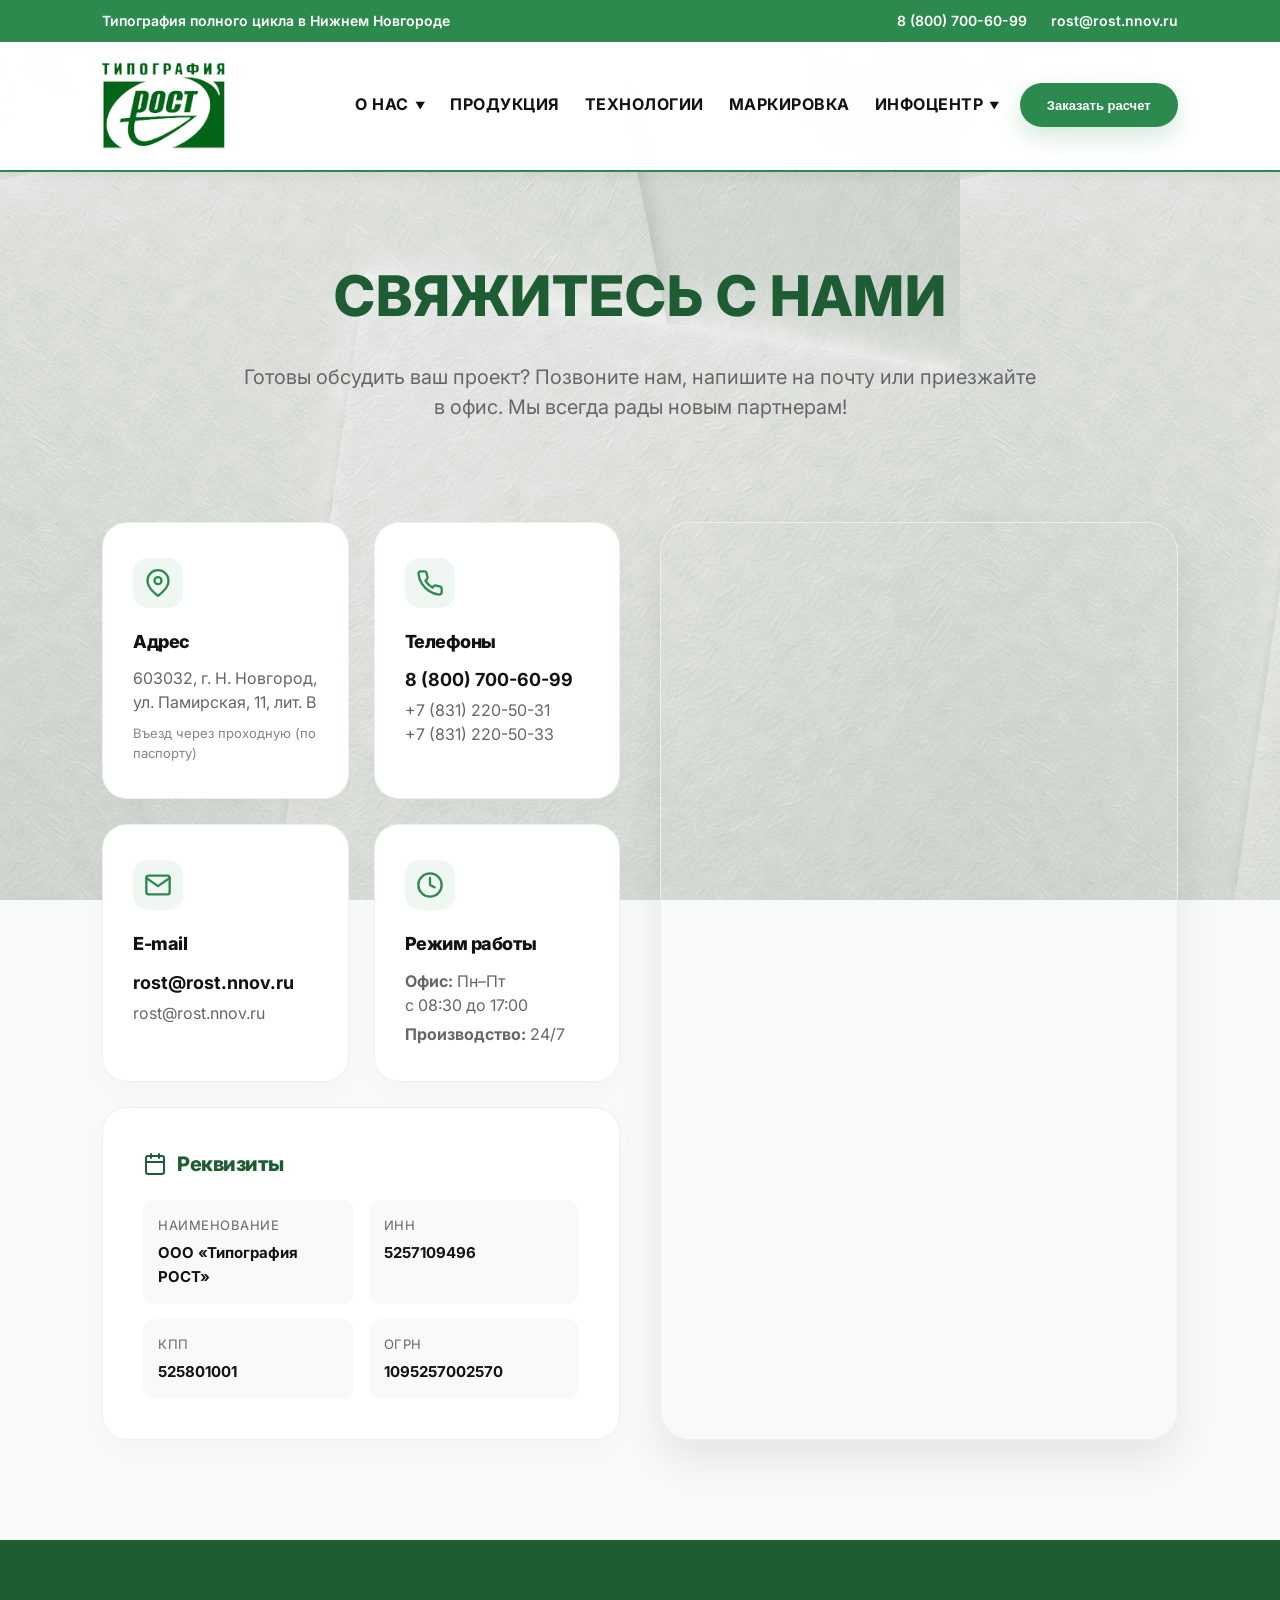
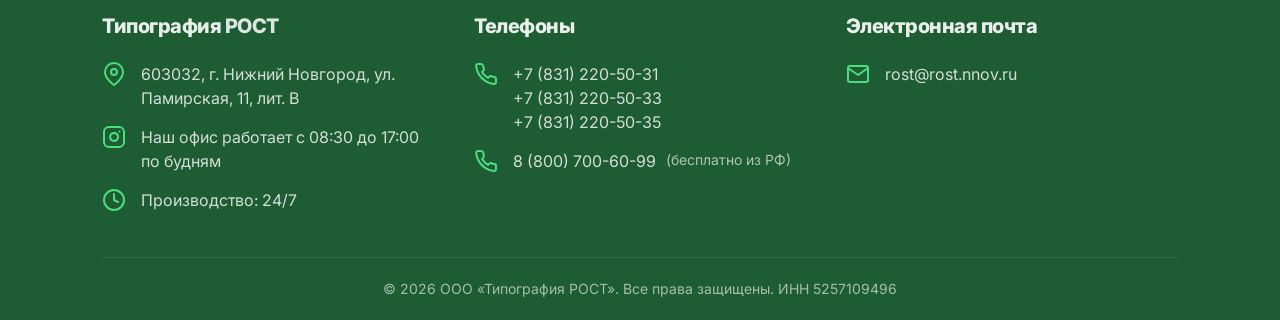
<file: contacts.html>
<!DOCTYPE html>
<html lang="ru">
<head>
    <meta charset="UTF-8">
    <meta name="viewport" content="width=device-width, initial-scale=1.0">
    
    <!-- SEO Meta Tags -->
    <title>Контакты | Типография ПрессРост в Нижнем Новгороде</title>
    <meta name="description" content="Контактная информация типографии РОСТ. Адрес производства и офиса в Нижнем Новгороде, телефоны, email, реквизиты компании и схема проезда.">
    <link rel="canonical" href="https://pressrost.ru/contacts.html">

    <!-- Open Graph -->
    <meta property="og:type" content="website">
    <meta property="og:url" content="https://pressrost.ru/contacts.html">
    <meta property="og:title" content="Контакты | Типография ПрессРост">
    <meta property="og:description" content="Свяжитесь с нами: телефоны, адрес производства и реквизиты ООО «Типография РОСТ».">
    <meta property="og:image" content="https://pressrost.ru/img/og-image.jpg">

    <!-- Schema.org (Микроразметка контактов и организации) -->
    <script type="application/ld+json">
    {
      "@context": "https://schema.org",
      "@type": "ContactPage",
      "mainEntity": {
        "@type": "Organization",
        "name": "ООО «Типография РОСТ»",
        "image": "https://pressrost.ru/img/logo.webp",
        "telephone": [
          "8 (800) 700-60-99",
          "+7 (831) 220-50-31"
        ],
        "email": "rost@rost.nnov.ru",
        "address": {
          "@type": "PostalAddress",
          "streetAddress": "ул. Памирская, 11, лит. В",
          "addressLocality": "Нижний Новгород",
          "postalCode": "603032",
          "addressCountry": "RU"
        },
        "taxID": "5257109496"
      }
    }
    </script>
    
    <link href="https://fonts.googleapis.com/css2?family=Inter:wght@400;600;700;800&display=swap" rel="stylesheet">
    <link href="https://unpkg.com/aos@2.3.1/dist/aos.css" rel="stylesheet">

    <!-- Подключаем базовые стили и специфичные для этой страницы -->
    <link rel="stylesheet" href="css/main.css">
    <link rel="stylesheet" href="css/contacts.css">

    <!-- ПОДКЛЮЧАЕМ НАШИ ВЕБ-КОМПОНЕНТЫ -->
    <script src="js/header.js"></script>
    <script src="js/footer.js"></script>
</head>
<body>

    <!-- ВЫЗОВ ШАПКИ САЙТА ИЗ КОМПОНЕНТА -->
    <site-header></site-header>

    <main>
        <!-- H1 заголовок страницы -->
        <div class="transparent-hero" data-aos="fade-up" data-aos-delay="100">
            <h1>Свяжитесь с нами</h1>
            <p>Готовы обсудить ваш проект? Позвоните нам, напишите на почту или приезжайте в офис. Мы всегда рады новым партнерам!</p>
        </div>

        <section class="section">
            <div class="contacts-wrapper">
                
                <div class="contacts-left" data-aos="fade-right" data-aos-delay="200">
                    <div class="contact-cards-grid">
                        
                        <div class="contact-card">
                            <div class="contact-icon">
                                <svg width="28" height="28" viewBox="0 0 24 24" fill="none" stroke="currentColor" stroke-width="2" stroke-linecap="round" stroke-linejoin="round"><path d="M21 10c0 7-9 13-9 13s-9-6-9-13a9 9 0 0 1 18 0z"/><circle cx="12" cy="10" r="3"/></svg>
                            </div>
                            <h3>Адрес</h3>
                            <p>603032, г. Н. Новгород,<br>ул. Памирская, 11, лит. В</p>
                            <p style="font-size: 13px; margin-top: 10px; opacity: 0.8;">Въезд через проходную (по паспорту)</p>
                        </div>

                        <div class="contact-card">
                            <div class="contact-icon">
                                <svg width="28" height="28" viewBox="0 0 24 24" fill="none" stroke="currentColor" stroke-width="2" stroke-linecap="round" stroke-linejoin="round"><path d="M22 16.92v3a2 2 0 0 1-2.18 2 19.79 19.79 0 0 1-8.63-3.07 19.5 19.5 0 0 1-6-6 19.79 19.79 0 0 1-3.07-8.67A2 2 0 0 1 4.11 2h3a2 2 0 0 1 2 1.72 12.84 12.84 0 0 0 .7 2.81 2 2 0 0 1-.45 2.11L8.09 9.91a16 16 0 0 0 6 6l1.27-1.27a2 2 0 0 1 2.11-.45 12.84 12.84 0 0 0 2.81.7A2 2 0 0 1 22 16.92z"/></svg>
                            </div>
                            <h3>Телефоны</h3>
                            <a href="tel:88007006099" class="main-link">8 (800) 700-60-99</a>
                            <a href="tel:+78312205031">+7 (831) 220-50-31</a>
                            <a href="tel:+78312205033">+7 (831) 220-50-33</a>
                        </div>

                        <div class="contact-card">
                            <div class="contact-icon">
                                <svg width="28" height="28" viewBox="0 0 24 24" fill="none" stroke="currentColor" stroke-width="2" stroke-linecap="round" stroke-linejoin="round"><path d="M4 4h16c1.1 0 2 .9 2 2v12c0 1.1-.9 2-2 2H4c-1.1 0-2-.9-2-2V6c0-1.1.9-2 2-2z"/><polyline points="22,6 12,13 2,6"/></svg>
                            </div>
                            <h3>E-mail</h3>
                            <a href="mailto:rost@rost.nnov.ru" class="main-link">rost@rost.nnov.ru</a>
                            <a href="mailto:rost@rost.nnov.ru">rost@rost.nnov.ru</a>
                        </div>

                        <div class="contact-card">
                            <div class="contact-icon">
                                <svg width="28" height="28" viewBox="0 0 24 24" fill="none" stroke="currentColor" stroke-width="2" stroke-linecap="round" stroke-linejoin="round"><circle cx="12" cy="12" r="10"/><polyline points="12 6 12 12 16 14"/></svg>
                            </div>
                            <h3>Режим работы</h3>
                            <p><strong>Офис:</strong> Пн–Пт<br>с 08:30 до 17:00</p>
                            <p style="margin-top: 5px;"><strong>Производство:</strong> 24/7</p>
                        </div>

                        <div class="requisites-box">
                            <h4>
                                <svg width="24" height="24" viewBox="0 0 24 24" fill="none" stroke="currentColor" stroke-width="2" stroke-linecap="round" stroke-linejoin="round"><rect x="3" y="4" width="18" height="18" rx="2" ry="2"/><line x1="16" y1="2" x2="16" y2="6"/><line x1="8" y1="2" x2="8" y2="6"/><line x1="3" y1="10" x2="21" y2="10"/></svg>
                                Реквизиты
                            </h4>
                            <ul class="requisites-list">
                                <li><span class="req-title">Наименование</span> <span class="req-val">ООО «Типография РОСТ»</span></li>
                                <li><span class="req-title">ИНН</span> <span class="req-val">5257109496</span></li>
                                <li><span class="req-title">КПП</span> <span class="req-val">525801001</span></li>
                                <li><span class="req-title">ОГРН</span> <span class="req-val">1095257002570</span></li>
                            </ul>
                        </div>
                    </div>
                </div>

                <div class="map-container" data-aos="fade-left" data-aos-delay="300">
                    <!-- SEO: добавили loading="lazy" и title для фрейма -->
                    <iframe src="https://yandex.ru/map-widget/v1/?ll=43.940849%2C56.269816&z=16&pt=43.940849,56.269816,pm2rdm" title="Схема проезда до Типографии РОСТ на Яндекс Картах" loading="lazy" frameborder="0" allowfullscreen="true"></iframe>
                </div>

            </div>
        </section>
    </main>

    <!-- ВЫЗОВ ПОДВАЛА И СТАНДАРТНОГО ОКНА ЗАКАЗА ИЗ КОМПОНЕНТА -->
    <site-footer></site-footer>

    <!-- Скрипты -->
    <script src="https://unpkg.com/aos@2.3.1/dist/aos.js"></script>
    <script src="js/main.js" defer></script> 
</body>
</html>
</file>
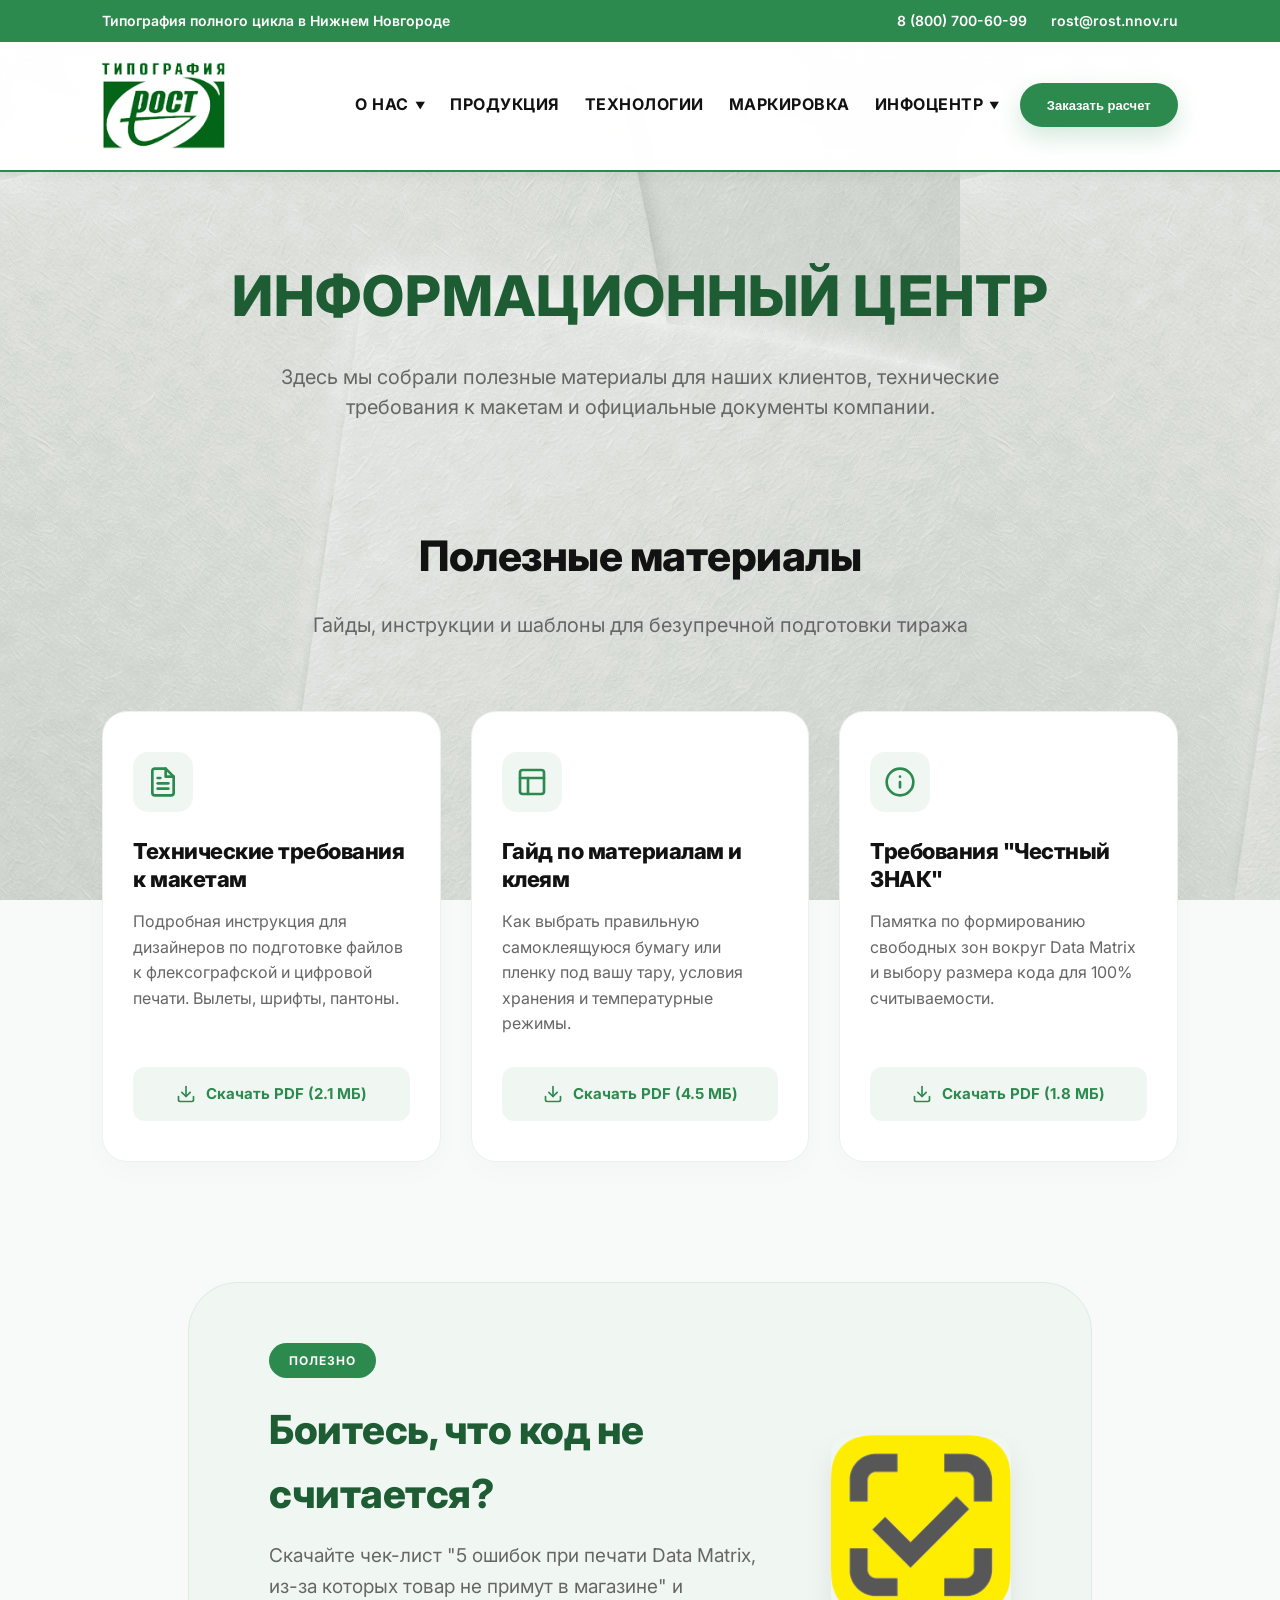
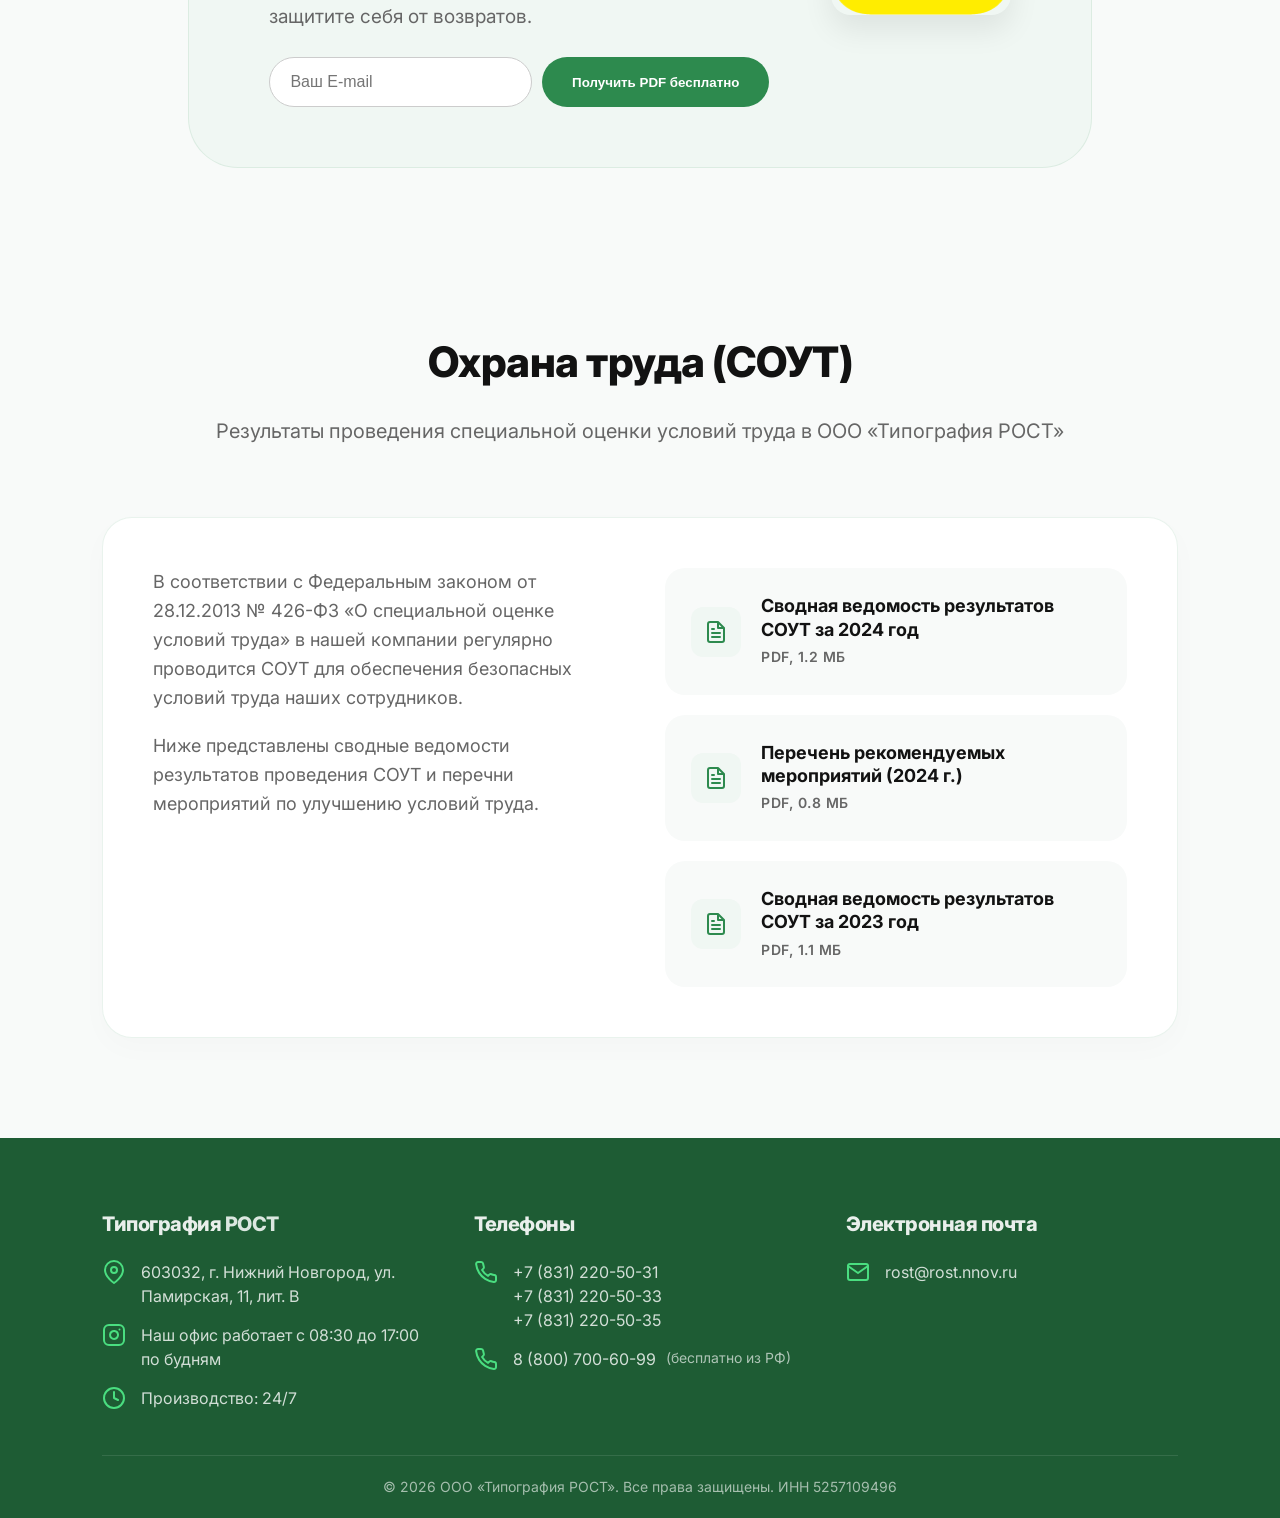
<file: infocentr.html>
<!DOCTYPE html>
<html lang="ru">
<head>
    <meta charset="UTF-8">
    <meta name="viewport" content="width=device-width, initial-scale=1.0">
    
    <!-- SEO Meta Tags -->
    <title>Инфоцентр | Типография ПрессРост</title>
    <meta name="description" content="Полезные материалы по полиграфии, требования к макетам, чек-листы по маркировке и результаты специальной оценки условий труда (СОУТ) ООО Типография РОСТ.">
    <link rel="canonical" href="https://pressrost.ru/infocentr.html">

    <!-- Open Graph -->
    <meta property="og:type" content="website">
    <meta property="og:url" content="https://pressrost.ru/infocentr.html">
    <meta property="og:title" content="Инфоцентр и Полезные материалы | ПрессРост">
    <meta property="og:description" content="Требования к макетам, гайды по этикеткам и официальные документы компании.">
    
    <link href="https://fonts.googleapis.com/css2?family=Inter:wght@400;600;700;800&display=swap" rel="stylesheet">
    <link href="https://unpkg.com/aos@2.3.1/dist/aos.css" rel="stylesheet">

    <!-- Базовые и специфичные стили -->
    <link rel="stylesheet" href="css/main.css">
    <link rel="stylesheet" href="css/infocentr.css">

    <!-- ПОДКЛЮЧАЕМ НАШИ ВЕБ-КОМПОНЕНТЫ -->
    <script src="js/header.js"></script>
    <script src="js/footer.js"></script>
    <script src="js/marking-block.js"></script>
</head>
<body>

    <!-- ВЫЗОВ ШАПКИ САЙТА ИЗ КОМПОНЕНТА -->
    <site-header></site-header>

    <main>
        <!-- Заголовок страницы H1 -->
        <div class="transparent-hero" data-aos="fade-up">
            <h1>Информационный центр</h1>
            <p>Здесь мы собрали полезные материалы для наших клиентов, технические требования к макетам и официальные документы компании.</p>
        </div>

        <!-- Секция Полезное -->
        <section id="polezno" class="section">
            <div class="section-header" data-aos="fade-up">
                <h2>Полезные материалы</h2>
                <p>Гайды, инструкции и шаблоны для безупречной подготовки тиража</p>
            </div>
            
            <div class="materials-grid">
                <!-- Карточка 1 -->
                <div class="material-card" data-aos="fade-up" data-aos-delay="0">
                    <div class="material-icon">
                        <svg width="32" height="32" viewBox="0 0 24 24" fill="none" stroke="currentColor" stroke-width="2" stroke-linecap="round" stroke-linejoin="round"><path d="M14 2H6a2 2 0 0 0-2 2v16a2 2 0 0 0 2 2h12a2 2 0 0 0 2-2V8z"></path><polyline points="14 2 14 8 20 8"></polyline><line x1="16" y1="13" x2="8" y2="13"></line><line x1="16" y1="17" x2="8" y2="17"></line><polyline points="10 9 9 9 8 9"></polyline></svg>
                    </div>
                    <h3>Технические требования к макетам</h3>
                    <p>Подробная инструкция для дизайнеров по подготовке файлов к флексографской и цифровой печати. Вылеты, шрифты, пантоны.</p>
                    <a href="#" class="btn-download" download>
                        <svg width="20" height="20" viewBox="0 0 24 24" fill="none" stroke="currentColor" stroke-width="2" stroke-linecap="round" stroke-linejoin="round"><path d="M21 15v4a2 2 0 0 1-2 2H5a2 2 0 0 1-2-2v-4"></path><polyline points="7 10 12 15 17 10"></polyline><line x1="12" y1="15" x2="12" y2="3"></line></svg>
                        Скачать PDF (2.1 МБ)
                    </a>
                </div>

                <!-- Карточка 2 -->
                <div class="material-card" data-aos="fade-up" data-aos-delay="100">
                    <div class="material-icon">
                        <svg width="32" height="32" viewBox="0 0 24 24" fill="none" stroke="currentColor" stroke-width="2" stroke-linecap="round" stroke-linejoin="round"><rect x="3" y="3" width="18" height="18" rx="2" ry="2"></rect><line x1="3" y1="9" x2="21" y2="9"></line><line x1="9" y1="21" x2="9" y2="9"></line></svg>
                    </div>
                    <h3>Гайд по материалам и клеям</h3>
                    <p>Как выбрать правильную самоклеящуюся бумагу или пленку под вашу тару, условия хранения и температурные режимы.</p>
                    <a href="#" class="btn-download" download>
                        <svg width="20" height="20" viewBox="0 0 24 24" fill="none" stroke="currentColor" stroke-width="2" stroke-linecap="round" stroke-linejoin="round"><path d="M21 15v4a2 2 0 0 1-2 2H5a2 2 0 0 1-2-2v-4"></path><polyline points="7 10 12 15 17 10"></polyline><line x1="12" y1="15" x2="12" y2="3"></line></svg>
                        Скачать PDF (4.5 МБ)
                    </a>
                </div>

                <!-- Карточка 3 -->
                <div class="material-card" data-aos="fade-up" data-aos-delay="200">
                    <div class="material-icon">
                        <svg width="32" height="32" viewBox="0 0 24 24" fill="none" stroke="currentColor" stroke-width="2" stroke-linecap="round" stroke-linejoin="round"><circle cx="12" cy="12" r="10"></circle><line x1="12" y1="16" x2="12" y2="12"></line><line x1="12" y1="8" x2="12.01" y2="8"></line></svg>
                    </div>
                    <h3>Требования "Честный ЗНАК"</h3>
                    <p>Памятка по формированию свободных зон вокруг Data Matrix и выбору размера кода для 100% считываемости.</p>
                    <a href="#" class="btn-download" download>
                        <svg width="20" height="20" viewBox="0 0 24 24" fill="none" stroke="currentColor" stroke-width="2" stroke-linecap="round" stroke-linejoin="round"><path d="M21 15v4a2 2 0 0 1-2 2H5a2 2 0 0 1-2-2v-4"></path><polyline points="7 10 12 15 17 10"></polyline><line x1="12" y1="15" x2="12" y2="3"></line></svg>
                        Скачать PDF (1.8 МБ)
                    </a>
                </div>
            </div>
        </section>

        <!-- Вызов компонента с зеленой формой подписки -->
        <marking-block id="marking"></marking-block>

        <!-- Секция СОУТ -->
        <section id="sout" class="section">
            <div class="section-header" data-aos="fade-up">
                <h2>Охрана труда (СОУТ)</h2>
                <p>Результаты проведения специальной оценки условий труда в ООО «Типография РОСТ»</p>
            </div>

            <div class="sout-container" data-aos="fade-up" data-aos-delay="100">
                <div class="sout-info">
                    <p>В соответствии с Федеральным законом от 28.12.2013 № 426-ФЗ «О специальной оценке условий труда» в нашей компании регулярно проводится СОУТ для обеспечения безопасных условий труда наших сотрудников.</p>
                    <p>Ниже представлены сводные ведомости результатов проведения СОУТ и перечни мероприятий по улучшению условий труда.</p>
                </div>

                <div class="sout-documents">
                    <!-- Документ 1 -->
                    <a href="#" target="_blank" class="sout-doc-link">
                        <div class="sout-doc-icon">
                            <svg width="24" height="24" viewBox="0 0 24 24" fill="none" stroke="currentColor" stroke-width="2" stroke-linecap="round" stroke-linejoin="round"><path d="M14 2H6a2 2 0 0 0-2 2v16c0 1.1.9 2 2 2h12a2 2 0 0 0 2-2V8l-6-6z"/><path d="M14 3v5h5M16 13H8M16 17H8M10 9H8"/></svg>
                        </div>
                        <div class="sout-doc-text">
                            <div class="sout-doc-title">Сводная ведомость результатов СОУТ за 2024 год</div>
                            <div class="sout-doc-meta">PDF, 1.2 МБ</div>
                        </div>
                    </a>

                    <!-- Документ 2 -->
                    <a href="#" target="_blank" class="sout-doc-link">
                        <div class="sout-doc-icon">
                            <svg width="24" height="24" viewBox="0 0 24 24" fill="none" stroke="currentColor" stroke-width="2" stroke-linecap="round" stroke-linejoin="round"><path d="M14 2H6a2 2 0 0 0-2 2v16c0 1.1.9 2 2 2h12a2 2 0 0 0 2-2V8l-6-6z"/><path d="M14 3v5h5M16 13H8M16 17H8M10 9H8"/></svg>
                        </div>
                        <div class="sout-doc-text">
                            <div class="sout-doc-title">Перечень рекомендуемых мероприятий (2024 г.)</div>
                            <div class="sout-doc-meta">PDF, 0.8 МБ</div>
                        </div>
                    </a>

                    <!-- Документ 3 -->
                    <a href="#" target="_blank" class="sout-doc-link">
                        <div class="sout-doc-icon">
                            <svg width="24" height="24" viewBox="0 0 24 24" fill="none" stroke="currentColor" stroke-width="2" stroke-linecap="round" stroke-linejoin="round"><path d="M14 2H6a2 2 0 0 0-2 2v16c0 1.1.9 2 2 2h12a2 2 0 0 0 2-2V8l-6-6z"/><path d="M14 3v5h5M16 13H8M16 17H8M10 9H8"/></svg>
                        </div>
                        <div class="sout-doc-text">
                            <div class="sout-doc-title">Сводная ведомость результатов СОУТ за 2023 год</div>
                            <div class="sout-doc-meta">PDF, 1.1 МБ</div>
                        </div>
                    </a>
                </div>
            </div>
        </section>

    </main>

    <!-- ВЫЗОВ ПОДВАЛА САЙТА -->
    <site-footer></site-footer>

    <!-- Скрипты -->
    <script src="https://unpkg.com/aos@2.3.1/dist/aos.js"></script>
    <script src="js/main.js" defer></script> 
</body>
</html>
</file>
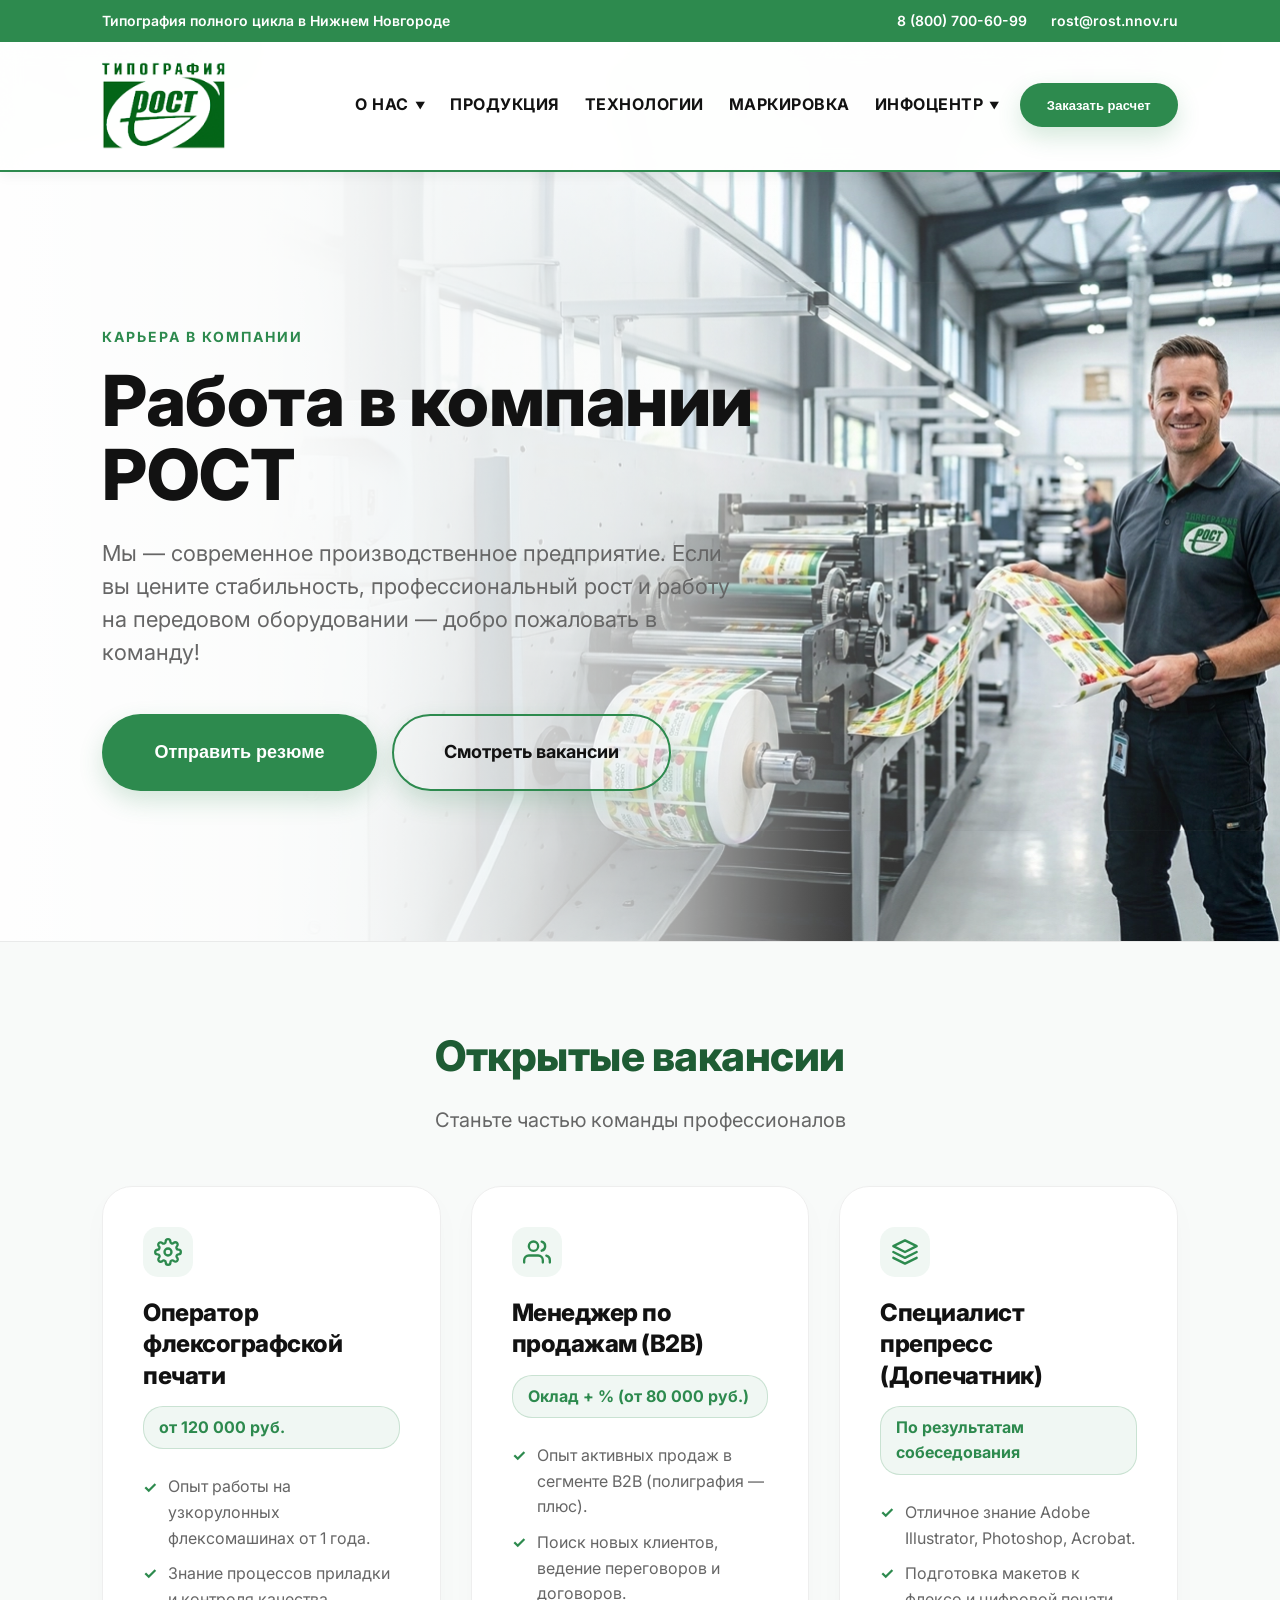
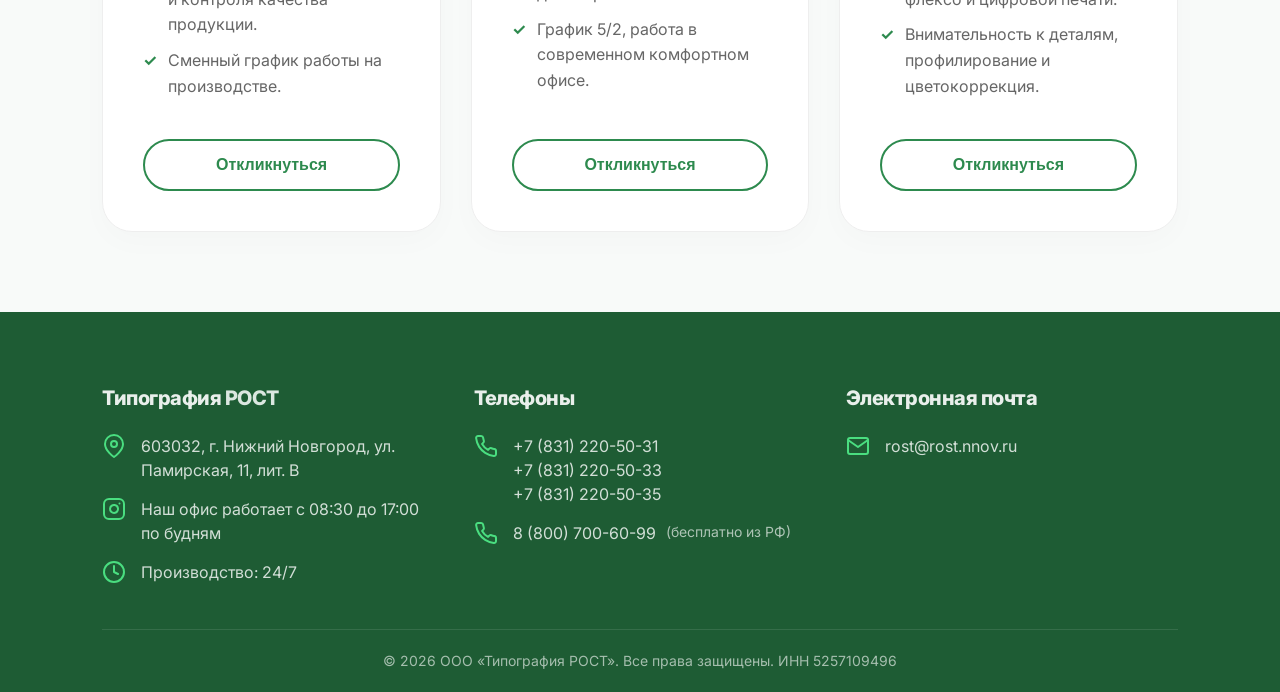
<file: vacancies.html>
<!DOCTYPE html>
<html lang="ru">
<head>
    <meta charset="UTF-8">
    <meta name="viewport" content="width=device-width, initial-scale=1.0">
    
    <!-- SEO Meta Tags -->
    <title>Вакансии | Работа в Типографии ПрессРост</title>
    <meta name="description" content="Присоединяйтесь к команде профессионалов! Открытые вакансии в Типографии РОСТ в Нижнем Новгороде: операторы печати, менеджеры, препресс.">
    <link rel="canonical" href="https://pressrost.ru/vacancies.html">

    <!-- Open Graph -->
    <meta property="og:type" content="website">
    <meta property="og:url" content="https://pressrost.ru/vacancies.html">
    <meta property="og:title" content="Работа в компании РОСТ">
    <meta property="og:description" content="Актуальные вакансии в современном полиграфическом комплексе полного цикла.">
    <meta property="og:image" content="https://pressrost.ru/img/vacancies.webp">

    <!-- Schema.org (Разметка вакансий для спец-выдачи) -->
    <script type="application/ld+json">
    {
      "@context": "https://schema.org/",
      "@type": "JobPosting",
      "title": "Оператор флексографской печати",
      "description": "Опыт работы на узкорулонных флексомашинах от 1 года. Знание процессов приладки и контроля качества продукции. Сменный график работы.",
      "hiringOrganization" : {
        "@type": "Organization",
        "name": "Типография РОСТ",
        "sameAs": "https://pressrost.ru/"
      },
      "jobLocation": {
        "@type": "Place",
        "address": {
          "@type": "PostalAddress",
          "streetAddress": "ул. Памирская, 11, лит. В",
          "addressLocality": "Нижний Новгород",
          "addressCountry": "RU"
        }
      }
    }
    </script>
    
    <link href="https://fonts.googleapis.com/css2?family=Inter:wght@400;600;700;800&display=swap" rel="stylesheet">
    <link href="https://unpkg.com/aos@2.3.1/dist/aos.css" rel="stylesheet">

    <!-- Подключаем базовые стили и специфичные для этой страницы -->
    <link rel="stylesheet" href="css/main.css">
    <link rel="stylesheet" href="css/vacancies.css">
    
    <!-- ПОДКЛЮЧАЕМ НАШИ ВЕБ-КОМПОНЕНТЫ -->
    <script src="js/header.js"></script>
    <script src="js/footer.js"></script>
</head>
<body>

    <!-- ВЫЗОВ ШАПКИ САЙТА ИЗ КОМПОНЕНТА -->
    <site-header></site-header>

    <main>
        <!-- Hero Секция -->
        <section class="hero-banner">
            <div class="hero-slide active">
                <div class="slide-bg">
                    <img src="img/vacancies.webp" alt="Работа в компании РОСТ" onerror="this.src='img/hero1.webp'">
                </div>
                
                <div class="slide-container">
                    <div class="slide-text">
                        <span class="slide-label">Карьера в компании</span>
                        <h1>Работа в компании РОСТ</h1>
                        <p>Мы — современное производственное предприятие. Если вы цените стабильность, профессиональный рост и работу на передовом оборудовании — добро пожаловать в команду!</p>
                        <div class="slide-buttons">
                            <!-- trigger-modal убран, так как кнопка открывает свою уникальную форму -->
                            <button class="btn btn-primary" id="heroApplyBtn">Отправить резюме</button>
                            <a href="#vacancies-list" class="btn btn-outline-hero">Смотреть вакансии</a>
                        </div>
                    </div>
                </div>
            </div>
        </section>

        <!-- Секция Вакансий -->
        <section class="section" id="vacancies-list">
            <div class="section-header" data-aos="fade-up">
                <h2>Открытые вакансии</h2>
                <p>Станьте частью команды профессионалов</p>
            </div>

            <div class="vacancies-grid">
                
                <div class="vacancy-card" data-aos="fade-up" data-aos-delay="0">
                    <div class="vacancy-icon">
                        <svg width="28" height="28" viewBox="0 0 24 24" fill="none" stroke="currentColor" stroke-width="2" stroke-linecap="round" stroke-linejoin="round"><circle cx="12" cy="12" r="3"/><path d="M19.4 15a1.65 1.65 0 0 0 .33 1.82l.06.06a2 2 0 0 1 0 2.83 2 2 0 0 1-2.83 0l-.06-.06a1.65 1.65 0 0 0-1.82-.33 1.65 1.65 0 0 0-1 1.51V21a2 2 0 0 1-2 2 2 2 0 0 1-2-2v-.09A1.65 1.65 0 0 0 9 19.4a1.65 1.65 0 0 0-1.82.33l-.06.06a2 2 0 0 1-2.83 0 2 2 0 0 1 0-2.83l.06-.06a1.65 1.65 0 0 0 .33-1.82 1.65 1.65 0 0 0-1.51-1H3a2 2 0 0 1-2-2 2 2 0 0 1 2-2h.09A1.65 1.65 0 0 0 4.6 9a1.65 1.65 0 0 0-.33-1.82l-.06-.06a2 2 0 0 1 0-2.83 2 2 0 0 1 2.83 0l.06.06a1.65 1.65 0 0 0 1.82.33H9a1.65 1.65 0 0 0 1-1.51V3a2 2 0 0 1 2-2 2 2 0 0 1 2 2v.09a1.65 1.65 0 0 0 1 1.51 1.65 1.65 0 0 0 1.82-.33l.06-.06a2 2 0 0 1 2.83 0 2 2 0 0 1 0 2.83l-.06.06a1.65 1.65 0 0 0-.33 1.82V9a1.65 1.65 0 0 0 1.51 1H21a2 2 0 0 1 2 2 2 2 0 0 1-2 2h-.09a1.65 1.65 0 0 0-1.51 1z"/></svg>
                    </div>
                    <h3>Оператор флексографской печати</h3>
                    <div class="vacancy-salary">от 120 000 руб.</div>
                    <ul class="vacancy-reqs">
                        <li>Опыт работы на узкорулонных флексомашинах от 1 года.</li>
                        <li>Знание процессов приладки и контроля качества продукции.</li>
                        <li>Сменный график работы на производстве.</li>
                    </ul>
                    <button class="btn-outline apply-btn" data-vacancy="Оператор флексографской печати">Откликнуться</button>
                </div>

                <div class="vacancy-card" data-aos="fade-up" data-aos-delay="100">
                    <div class="vacancy-icon">
                        <svg width="28" height="28" viewBox="0 0 24 24" fill="none" stroke="currentColor" stroke-width="2" stroke-linecap="round" stroke-linejoin="round"><path d="M17 21v-2a4 4 0 0 0-4-4H5a4 4 0 0 0-4 4v2"/><circle cx="9" cy="7" r="4"/><path d="M23 21v-2a4 4 0 0 0-3-3.87"/><path d="M16 3.13a4 4 0 0 1 0 7.75"/></svg>
                    </div>
                    <h3>Менеджер по продажам (B2B)</h3>
                    <div class="vacancy-salary">Оклад + % (от 80 000 руб.)</div>
                    <ul class="vacancy-reqs">
                        <li>Опыт активных продаж в сегменте B2B (полиграфия — плюс).</li>
                        <li>Поиск новых клиентов, ведение переговоров и договоров.</li>
                        <li>График 5/2, работа в современном комфортном офисе.</li>
                    </ul>
                    <button class="btn-outline apply-btn" data-vacancy="Менеджер по продажам (B2B)">Откликнуться</button>
                </div>

                <div class="vacancy-card" data-aos="fade-up" data-aos-delay="200">
                    <div class="vacancy-icon">
                        <svg width="28" height="28" viewBox="0 0 24 24" fill="none" stroke="currentColor" stroke-width="2" stroke-linecap="round" stroke-linejoin="round"><polygon points="12 2 2 7 12 12 22 7 12 2"/><polyline points="2 17 12 22 22 17"/><polyline points="2 12 12 17 22 12"/></svg>
                    </div>
                    <h3>Специалист препресс (Допечатник)</h3>
                    <div class="vacancy-salary">По результатам собеседования</div>
                    <ul class="vacancy-reqs">
                        <li>Отличное знание Adobe Illustrator, Photoshop, Acrobat.</li>
                        <li>Подготовка макетов к флексо и цифровой печати.</li>
                        <li>Внимательность к деталям, профилирование и цветокоррекция.</li>
                    </ul>
                    <button class="btn-outline apply-btn" data-vacancy="Специалист препресс">Откликнуться</button>
                </div>

            </div>
        </section>
    </main>

    <!-- ВЫЗОВ ПОДВАЛА И СТАНДАРТНОГО ОКНА ЗАКАЗА ИЗ КОМПОНЕНТА -->
    <site-footer></site-footer>

    <!-- Уникальное модальное окно для откликов на вакансию -->
    <div id="vacancyModal" class="modal">
        <div class="order-modal-content">
            <span class="close-btn" id="closeVacancyModal">&times;</span>
            <div id="vacancyFormContainer">
                <h2 style="margin-bottom: 25px; font-weight: 800; font-size: 32px; text-align: center;">Отклик на вакансию</h2>
                <form id="vacancyForm">
                    <div class="form-group">
                        <label><span>*</span>Желаемая должность:</label>
                        <input type="text" id="vacancyInput" placeholder="Укажите должность" required>
                    </div>
                    <div class="form-group">
                        <label><span>*</span>ФИО или Имя:</label>
                        <input type="text" placeholder="Иван Иванов" required>
                    </div>
                    <div class="form-group">
                        <label><span>*</span>Телефон:</label>
                        <input type="tel" placeholder="+7 (___) ___-__-__" required>
                    </div>
                    <div class="form-group">
                        <label>Ссылка на резюме (HH, Диск):</label>
                        <input type="url" placeholder="https://...">
                    </div>
                    <div class="captcha-placeholder">
                        <div class="captcha-left"><div class="captcha-box" onclick="this.style.background='#2d8a4e'; this.innerHTML='✓'; this.style.color='white'; this.style.textAlign='center'; this.style.lineHeight='24px';"></div><div class="captcha-text">Я не робот</div></div>
                        <div class="captcha-right" style="text-align: center;"><img src="https://www.gstatic.com/recaptcha/api2/logo_48.png" width="30" alt="reCAPTCHA" loading="lazy"><div style="font-size: 10px; color: #555; font-weight: bold; line-height: 1;">reCAPTCHA</div></div>
                    </div>
                    <button type="submit" class="btn submit-btn">Отправить резюме</button>
                </form>
            </div>
            <div id="vacancySuccessMessage" class="success-msg">
                <div style="font-size: 60px; margin-bottom: 15px;">✅</div>
                <h2 style="color: var(--press-green); margin-bottom: 10px; font-size: 24px;">Резюме отправлено!</h2>
                <p style="color: var(--text-muted); margin-top: 10px;">HR-отдел свяжется с вами в ближайшее время.</p>
                <button class="btn" id="closeVacancySuccess" style="margin-top: 25px; padding: 12px 35px;">Закрыть</button>
            </div>
        </div>
    </div>

    <!-- Скрипты -->
    <script src="https://unpkg.com/aos@2.3.1/dist/aos.js"></script>
    <script src="js/main.js" defer></script> <!-- Вся логика меню и окна заказа -->
    <script src="js/vacancies.js" defer></script> <!-- Уникальная логика карточек вакансий -->
</body>
</html>
</file>
<file: css/main.css>
/* === БАЗОВЫЕ ПЕРЕМЕННЫЕ === */
:root {
    --press-green: #2d8a4e;
    --dark-green: #1e5c34;
    --light-green: #f0f7f3;
    --text-dark: #121212;
    --text-muted: #666666;
    --bg-light: #f8faf9;
    --white: #ffffff;
    --transition: all 0.3s cubic-bezier(0.4, 0, 0.2, 1);
}

* {
    box-sizing: border-box;
    margin: 0;
    padding: 0;
}

body {
    font-family: 'Inter', sans-serif;
    color: var(--text-dark);
    /* ВОССТАНОВЛЕН ФОН-ПАТТЕРН */
    background-color: var(--bg-light);
    background-image: url('../img/bg-pattern.webp'); 
    background-repeat: repeat; 
    background-attachment: fixed; 
    line-height: 1.6;
    font-size: 18px;
    padding-top: 40px; /* Отступ под зеленую верхнюю полосу */
    overflow-x: hidden;
}

/* === УТИЛИТЫ SEO === */
.visually-hidden {
    position: absolute;
    width: 1px;
    height: 1px;
    margin: -1px;
    border: 0;
    padding: 0;
    white-space: nowrap;
    clip-path: inset(100%);
    clip: rect(0 0 0 0);
    overflow: hidden;
}

h1, h2, h3, h4, .hero-title, .trust-title, .overlay-title, #overlayHeading {
    font-family: 'Inter', sans-serif;
    font-weight: 800;
    letter-spacing: -0.5px;
}

/* === ШАПКА И МЕНЮ === */
.top-bar { background-color: var(--press-green); color: white; padding: 10px 8%; display: flex; justify-content: space-between; font-size: 14px; font-weight: 600; position: fixed; top: 0; left: 0; width: 100%; z-index: 1001; }
.top-bar a { color: white; text-decoration: none; margin-left: 20px; transition: var(--transition); }

@media (hover: hover) and (pointer: fine) {
    .top-bar a:hover { opacity: 0.8; }
}

header { 
    display: flex; justify-content: space-between; align-items: center; padding: 20px 8%; 
    background: rgba(255, 255, 255, 0.98); 
    -webkit-backdrop-filter: blur(10px); 
    backdrop-filter: blur(10px); 
    position: -webkit-sticky; 
    position: sticky; 
    top: 40px; z-index: 1000; border-bottom: 2px solid var(--press-green); box-shadow: 0 4px 12px rgba(0,0,0,0.05); 
}
.logo-container { display: flex; align-items: center; text-decoration: none; z-index: 2000; }
.logo-image { height: 90px; width: auto; display: block; transition: var(--transition); }

@media (hover: hover) and (pointer: fine) {
    .logo-container:hover .logo-image { transform: scale(1.05) rotate(-2deg); }
}

nav { display: flex; align-items: center; margin-left: -35px; }
nav > a { 
    margin-left: 25px; 
    text-decoration: none; 
    color: var(--text-dark); 
    font-weight: 700; 
    font-size: 16px; 
    transition: var(--transition); 
    text-transform: uppercase; 
    letter-spacing: 0.5px; 
    position: relative; 
    white-space: nowrap;
}
nav > a::after { content: ''; position: absolute; width: 0; height: 2px; bottom: -5px; left: 0; background-color: var(--press-green); transition: var(--transition); }

@media (hover: hover) and (pointer: fine) {
    nav > a:hover { color: var(--press-green); }
    nav > a:hover::after { width: 100%; }
}
nav > a.active { color: var(--press-green); }
nav > a.active::after { width: 100%; }

/* ВЫПАДАЮЩЕЕ МЕНЮ */
.dropdown { position: relative; display: flex; align-items: center; margin-left: 25px; }
.dropdown .dropbtn { 
    display: flex; align-items: center; gap: 6px; text-decoration: none; 
    color: var(--text-dark); font-weight: 700; font-size: 16px; 
    text-transform: uppercase; letter-spacing: 0.5px; position: relative; cursor: pointer; transition: var(--transition);
}
.dropdown .dropbtn::after { content: ''; position: absolute; width: 0; height: 2px; bottom: -5px; left: 0; background-color: var(--press-green); transition: var(--transition); }

.arrow { font-size: 10px; transition: transform 0.3s ease; }

@media (hover: hover) and (pointer: fine) {
    .dropdown:hover .dropbtn { color: var(--press-green); }
    .dropdown:hover .dropbtn::after { width: 100%; }
    .dropdown:hover .arrow { transform: rotate(180deg); }
}
.dropdown.active .arrow { transform: rotate(180deg); }

@media (min-width: 1201px) {
    .dropdown-content {
        display: none; position: absolute; top: 100%; left: -10px;
        background-color: rgba(255, 255, 255, 0.98); min-width: 220px;
        box-shadow: 0 10px 25px rgba(0,0,0,0.08); border-radius: 12px;
        border-top: 3px solid var(--press-green); padding: 10px 0; z-index: 1001;
        animation: fadeIn 0.3s ease-out;
    }
    @media (hover: hover) and (pointer: fine) {
        .dropdown:hover .dropdown-content { display: block; }
    }
}

.dropdown-content a {
    margin: 0; padding: 12px 25px; display: block; font-size: 15px;
    text-decoration: none; color: var(--text-dark); font-weight: 600; transition: var(--transition);
}

@media (hover: hover) and (pointer: fine) {
    .dropdown-content a:hover { color: var(--press-green); background-color: var(--light-green); padding-left: 30px;}
}

/* === КНОПКИ === */
.btn { 
    display: inline-flex; align-items: center; justify-content: center; background-color: var(--press-green); color: white; padding: 22px 50px; border-radius: 60px; text-decoration: none; font-weight: 700; box-shadow: 0 10px 25px rgba(45, 138, 78, 0.2); transition: var(--transition); position: relative; overflow: hidden; cursor: pointer; border: 2px solid transparent; font-size: 18px; 
    -webkit-appearance: none; appearance: none;
}
.btn-primary { background: var(--press-green); color: var(--white); }

@media (hover: hover) and (pointer: fine) {
    .btn:hover { background-color: var(--dark-green); transform: translateY(-3px); box-shadow: 0 15px 35px rgba(45, 138, 78, 0.3); }
}
.btn:active { transform: translateY(-1px); }

.btn-outline-hero { display: inline-flex; align-items: center; justify-content: center; background: transparent; border: 2px solid var(--press-green); color: var(--text-dark); padding: 22px 50px; border-radius: 60px; text-decoration: none; font-weight: 700; font-size: 18px; transition: var(--transition);}

@media (hover: hover) and (pointer: fine) {
    .btn-outline-hero:hover { background: var(--press-green); color: var(--white); border-color: var(--press-green); }
}

/* Жесткая фиксация кнопки в шапке */
nav .btn-order, header .btn-order { 
    padding: 12px 25px !important; 
    font-size: 13px !important; 
    margin-left: 20px !important; 
    white-space: nowrap !important;
    height: 44px !important;
    display: inline-flex !important;
    align-items: center !important;
}

/* Мобильный телефон в шапке */
.mobile-phone { display: none; color: var(--press-green); align-items: center; justify-content: center; margin-right: 15px; z-index: 2000; }

/* Бургер меню */
.burger-menu { display: none; flex-direction: column; gap: 6px; cursor: pointer; z-index: 2000; }
.burger-menu span { width: 30px; height: 3px; background: var(--press-green); transition: var(--transition); border-radius: 3px; }
.burger-menu.active span:nth-child(1) { transform: translateY(9px) rotate(45deg); }
.burger-menu.active span:nth-child(2) { opacity: 0; }
.burger-menu.active span:nth-child(3) { transform: translateY(-9px) rotate(-45deg); }

/* === HERO (ГЛАВНАЯ) === */
.hero-banner { position: relative; width: 100%; height: calc(100vh - 130px); height: calc(100dvh - 130px); min-height: 600px; max-height: 850px; overflow: hidden; background-color: #f5f7f6; display: flex; align-items: center; border-bottom: 1px solid rgba(0,0,0,0.05); }
.hero-slide { position: absolute; top: 0; left: 0; width: 100%; height: 100%; opacity: 0; visibility: hidden; transition: opacity 0.8s ease-in-out; z-index: 1; display: flex; align-items: center;}
.hero-slide.active { opacity: 1; visibility: visible; z-index: 2; }
.slide-bg { position: absolute; top: 0; left: 0; width: 100%; height: 100%; z-index: 1; }
.slide-bg img { width: 100%; height: 100%; object-fit: cover; }
.slide-bg::after { content: ''; position: absolute; top: 0; left: 0; width: 100%; height: 100%; background: linear-gradient(90deg, rgba(255,255,255,0.9) 0%, rgba(255,255,255,0.1) 30%, rgba(255,255,255,0) 100%); }
.slide-container { position: relative; z-index: 2; width: 100%; max-width: 1500px; margin: 0 auto; padding: 0 8%; display: flex; align-items: center; height: 100%; }
.slide-text { width: 100%; max-width: 750px; transform: translateY(30px); opacity: 0; transition: all 0.8s cubic-bezier(0.4, 0, 0.2, 1) 0.2s; }
.hero-slide.active .slide-text { transform: translateY(0); opacity: 1; }
.slide-label { display: inline-block; font-weight: 700; color: var(--press-green); text-transform: uppercase; letter-spacing: 2px; margin-bottom: 15px; font-size: 14px; }
.hero-title { font-size: clamp(42px, 5.5vw, 72px); line-height: 1.05; margin-bottom: 25px; color: var(--text-dark); font-weight: 800; }
.slide-text p { font-size: 22px; color: var(--text-muted); margin-bottom: 45px; line-height: 1.5; max-width: 650px; }
.slide-buttons { display: flex; gap: 15px; flex-wrap: wrap; }
.slider-controls { position: absolute; bottom: 50px; left: 8%; z-index: 10; display: flex; align-items: center; gap: 25px; }
.slider-btn { width: 55px; height: 55px; border-radius: 50%; border: 2px solid #ccc; background: rgba(255,255,255,0.8); -webkit-backdrop-filter: blur(5px); backdrop-filter: blur(5px); display: flex; align-items: center; justify-content: center; cursor: pointer; transition: var(--transition); color: var(--text-dark); -webkit-appearance: none; appearance: none; }

@media (hover: hover) and (pointer: fine) {
    .slider-btn:hover { border-color: var(--press-green); background: var(--press-green); color: white; transform: scale(1.05); }
}
.slider-pagination { font-size: 18px; font-weight: 700; color: var(--text-muted); font-variant-numeric: tabular-nums; letter-spacing: 2px; }
.slider-pagination span.current { color: var(--press-green); font-size: 24px; }

/* === ШАГИ НА ГЛАВНОЙ === */
.hero-steps { display: grid; grid-template-columns: repeat(auto-fit, minmax(220px, 1fr)); gap: 25px; width: 100%; margin-top: 20px;}
.step-mini-card { position: relative; background: rgba(255, 255, 255, 0.9); border: 1px solid rgba(45, 138, 78, 0.1); padding: 30px; border-radius: 28px; transition: var(--transition); display: flex; flex-direction: column; overflow: hidden; }
.step-icon { position: absolute; top: 20px; right: 20px; width: 45px; height: 45px; color: var(--press-green); opacity: 0.15; transition: var(--transition); }
.step-num { font-size: 13px; font-weight: 800; color: var(--press-green); margin-bottom: 15px; text-transform: uppercase; letter-spacing: 1.5px; transition: var(--transition); }
.step-mini-card h3 { font-size: 20px; margin-bottom: 12px; color: var(--text-dark); position: relative; z-index: 2; }
.step-mini-card p { font-size: 15px; color: var(--text-muted); line-height: 1.5; position: relative; z-index: 2; }

@media (hover: hover) and (pointer: fine) {
    .step-mini-card:hover { background: var(--white); transform: translateY(-8px); box-shadow: 0 25px 45px rgba(0,0,0,0.08); border-color: var(--press-green); }
    .step-mini-card:hover .step-icon { opacity: 0.8; transform: scale(1.1) rotate(-5deg); }
    .step-mini-card:hover .step-num { transform: scale(1.1) translateX(5px); color: var(--dark-green); }
}

/* === ОБЩИЕ СЕКЦИИ === */
.section { padding: 100px 8%; }
.section-header { text-align: center; margin-bottom: 70px; }
.section-header h2 { font-size: 42px; margin-bottom: 20px; }
.section-header p { font-size: 20px; color: var(--text-muted); }

.section-header-relative { position: relative; text-align: center; margin-bottom: 50px; }
.section-header-relative h2 { font-size: 42px; margin-bottom: 15px; color: var(--text-dark); }
.section-header-relative p { font-size: 20px; color: var(--text-muted); margin-bottom: 0; }
.btn-news-right { position: absolute; right: 0; bottom: 0; padding: 15px 35px; font-size: 16px; border-radius: 50px; white-space: nowrap; }

/* === ЛОГОТИПЫ (СЛАЙДЕР) === */
.trust-section { padding: 40px 0 50px 0; border-top: 1px solid rgba(45, 138, 78, 0.05); overflow: hidden; display: flex; flex-direction: column; align-items: center; }
.trust-title { font-size: 42px; color: var(--text-dark); margin-bottom: 50px; font-weight: 700; text-align: center; }
.logos-slider { width: 100%; overflow: hidden; position: relative; padding: 20px 0; }
.logos-slider::before, .logos-slider::after { content: ''; position: absolute; top: 0; width: 150px; height: 100%; z-index: 2; pointer-events: none; }
.logos-slider::before { left: 0; background: linear-gradient(to right, rgba(255,255,255,1) 0%, rgba(255,255,255,0) 100%); }
.logos-slider::after { right: 0; background: linear-gradient(to left, rgba(255,255,255,1) 0%, rgba(255,255,255,0) 100%); }
.logos-track { display: flex; align-items: center; gap: 40px; width: max-content; animation: scrollLogos 25s linear infinite; }
.logo-group { display: flex; align-items: center; gap: 40px; }
@keyframes scrollLogos { 0% { transform: translateX(0); } 100% { transform: translateX(calc(-1600px - 40px)); } }

@media (hover: hover) and (pointer: fine) {
    .logos-track:hover { animation-play-state: paused; }
    .logo-slide:hover img { filter: grayscale(0%) opacity(100%); transform: scale(1.05); }
}

.logo-slide { width: 160px; height: 90px; display: flex; justify-content: center; align-items: center; }
.logo-slide img { max-width: 100%; max-height: 60px; filter: grayscale(100%) opacity(40%); transition: var(--transition); cursor: pointer; }
.logo-slide.center-logo img {filter: grayscale(0%) opacity(100%); transform: scale(1.15); }

/* === КАТАЛОГ ПРОДУКЦИИ === */
.products-tabs-header { display: flex; justify-content: center; gap: 15px; margin-bottom: 50px; flex-wrap: wrap; }
.products-tab-btn { padding: 15px 40px; border-radius: 50px; background: var(--white); border: 2px solid transparent; font-size: 18px; font-weight: 700; color: var(--text-muted); cursor: pointer; transition: var(--transition); box-shadow: 0 10px 20px rgba(0,0,0,0.03); -webkit-appearance: none; appearance: none;}

@media (hover: hover) and (pointer: fine) {
    .products-tab-btn:hover { background: var(--press-green); color: var(--white); box-shadow: 0 15px 30px rgba(45, 138, 78, 0.2); }
}
.products-tab-btn.active { background: var(--press-green); color: var(--white); box-shadow: 0 15px 30px rgba(45, 138, 78, 0.2); }
.product-tab-content { display: none; animation: fadeIn 0.5s; }
.product-tab-content.active { display: block; }
.catalog-grid { display: grid; grid-template-columns: repeat(auto-fit, minmax(320px, 1fr)); gap: 40px; }
.product-card { border-radius: 35px; overflow: hidden; background: #fff; border: 1px solid #eee; transition: var(--transition); display: flex; flex-direction: column; cursor: pointer; }
.product-img { height: 320px; background: #eef2f0; display: flex; align-items: center; justify-content: center; overflow: hidden; position: relative; }
.product-img img { width: 100%; height: 100%; object-fit: cover; transition: transform 0.6s ease; }
.product-info { padding: 35px; transition: var(--transition); display: flex; flex-direction: column; flex-grow: 1; }
.product-info h3 { font-size: 22px; margin-bottom: 15px; }
.open-catalog-hint { margin-top: auto; color: var(--press-green); font-weight: 700; font-size: 14px; opacity: 0; transform: translateY(10px); transition: var(--transition); display: flex; align-items: center; gap: 5px; }

@media (hover: hover) and (pointer: fine) {
    .product-card:hover { transform: translateY(-15px); box-shadow: 0 30px 60px rgba(0,0,0,0.1); border-color: var(--press-green); }
    .product-card:hover .product-img img { transform: scale(1.1); }
    .product-card:hover .product-info h3 { color: var(--press-green); }
    .product-card:hover .open-catalog-hint { opacity: 1; transform: translateY(0); }
}

/* === ТАБЫ (ТЕХНОЛОГИИ) === */
.tabs-container { background: #fff; border-radius: 30px; border: 1px solid #eee; overflow: hidden; box-shadow: 0 10px 40px rgba(0,0,0,0.03); }
.tabs-header { display: flex; background: #f8faf9; border-bottom: 1px solid #eee; overflow-x: auto; }
.tab-btn { padding: 25px 40px; border: none; background: transparent; font-size: 18px; font-weight: 700; color: var(--text-muted); cursor: pointer; transition: var(--transition); white-space: nowrap; -webkit-appearance: none; appearance: none;}

@media (hover: hover) and (pointer: fine) {
    .tab-btn:hover { color: var(--press-green); background: rgba(45, 138, 78, 0.05); }
    .mobile-accordion-btn:hover { background: #f0f7f3; }
}
.tab-btn.active { background: #fff; color: var(--press-green); border-bottom: 3px solid var(--press-green); }
.mobile-accordion-btn { display: none; width: 100%; text-align: left; padding: 20px 25px; font-size: 18px; font-weight: 700; background: #f8faf9; border: none; border-bottom: 1px solid #eee; cursor: pointer; color: var(--text-dark); justify-content: space-between; align-items: center; transition: var(--transition); -webkit-appearance: none; appearance: none;}
.mobile-accordion-btn.active { background: var(--press-green); color: white; border-bottom-color: var(--press-green); }
.mobile-accordion-btn .icon { font-size: 24px; font-weight: 400; transition: transform 0.3s; }
.mobile-accordion-btn.active .icon { transform: rotate(45deg); }

.tab-content { padding: 60px; display: none; animation: fadeIn 0.5s; }
.tab-content.active { display: block; }
.tab-grid { display: flex; gap: 50px; align-items: center; }
.tab-text { flex: 1; }
.tab-text h3 { font-size: 32px; margin-bottom: 20px; color: var(--text-dark); overflow-wrap: break-word; word-wrap: break-word; hyphens: auto; }
.tab-text ul { list-style: none; margin-top: 20px; }
.tab-text li { margin-bottom: 15px; padding-left: 30px; position: relative; font-size: 18px; color: var(--text-muted); }
.tab-text li::before { content: '✓'; position: absolute; left: 0; color: var(--press-green); font-weight: bold; }
.tab-image { flex: 1; border-radius: 20px; overflow: hidden; height: 350px; background: #eee; position: relative; }
.tab-image img { width: 100%; height: 100%; object-fit: cover; }
@keyframes fadeIn { from { opacity: 0; transform: translateY(10px); } to { opacity: 1; transform: translateY(0); } }

/* === ПОЧЕМУ МЫ === */
.why-us-grid { display: grid; grid-template-columns: repeat(auto-fit, minmax(300px, 1fr)); gap: 30px; }
.why-us-card { padding: 40px; background: var(--white); border-radius: 30px; border: 1px solid #eee; transition: var(--transition); display: flex; flex-direction: column; align-items: flex-start; }
@media (hover: hover) and (pointer: fine) { .why-us-card:hover { border-color: var(--press-green); transform: translateY(-5px); box-shadow: 0 20px 40px rgba(0,0,0,0.05); } }
.why-us-icon { width: 60px; height: 60px; background: var(--light-green); border-radius: 15px; display: flex; align-items: center; justify-content: center; margin-bottom: 25px; color: var(--press-green); }
.why-us-card h3 { font-size: 22px; margin-bottom: 15px; color: var(--text-dark); }
.why-us-card p { font-size: 16px; color: var(--text-muted); line-height: 1.6; }

/* === БЛОК С ФОРМОЙ И ФОТО === */
.marking-block { background: var(--light-green); color: var(--text-dark); margin: 0 8%; padding: 60px 80px; border-radius: 50px; display: flex; align-items: center; gap: 60px; border: 1px solid rgba(45, 138, 78, 0.1); transition: var(--transition); }
@media (hover: hover) and (pointer: fine) { .marking-block:hover { background: #e6f2eb; box-shadow: 0 20px 40px rgba(0,0,0,0.05); } }
.marking-text { flex: 1; }
.marking-text h2 { font-size: 40px; margin-bottom: 15px; color: var(--dark-green); }
.marking-text p { font-size: 19px; color: var(--text-muted); margin-bottom: 25px; }
.lead-form { display: flex; gap: 10px; flex-wrap: wrap; max-width: 500px; }
.lead-input { flex: 1; padding: 15px 20px; border-radius: 50px; border: 1px solid #ccc; font-size: 16px; outline: none; min-width: 200px; -webkit-appearance: none; appearance: none; }
.lead-input:focus { border-color: var(--press-green); box-shadow: 0 0 0 3px rgba(45, 138, 78, 0.1); }
.lead-btn { background-color: var(--press-green); color: white; border: none; padding: 15px 30px; border-radius: 50px; font-weight: 700; cursor: pointer; transition: var(--transition); white-space: nowrap; -webkit-appearance: none; appearance: none; }
@media (hover: hover) and (pointer: fine) {
    .lead-btn:hover { background-color: var(--dark-green); transform: translateY(-2px); }
    .marking-image img:hover { transform: scale(1.1) rotate(3deg); box-shadow: 0 20px 40px rgba(0,0,0,0.12); }
}
.lead-success { display: none; color: var(--press-green); font-weight: 700; font-size: 18px; margin-top: 10px; animation: fadeIn 0.5s; }
.marking-image { flex: 0 0 180px; display: flex; align-items: center; justify-content: center; transition: var(--transition); }
.marking-image img { width: 100%; max-width: 180px; height: auto; border-radius: 20px; cursor: zoom-in; box-shadow: 0 15px 30px rgba(0,0,0,0.08); transition: var(--transition); }
.label-badge { display: inline-block; background-color: var(--press-green); color: white; padding: 8px 20px; border-radius: 30px; font-size: 12px; text-transform: uppercase; font-weight: 700; margin-bottom: 20px; letter-spacing: 1px; transition: var(--transition); }

/* === ОТЗЫВЫ === */
.reviews-grid { display: grid; grid-template-columns: repeat(auto-fit, minmax(300px, 1fr)); gap: 30px; max-width: 900px; margin: 0 auto; }
.review-card { background: #fff; padding: 40px; border-radius: 20px; border: 1px solid #eee; text-align: center; transition: var(--transition); text-decoration: none; color: var(--text-dark); display: block; }
@media (hover: hover) and (pointer: fine) { .review-card:hover { transform: translateY(-5px); box-shadow: 0 20px 40px rgba(0,0,0,0.08); border-color: var(--press-green); } }
.review-source { font-weight: 800; font-size: 24px; margin-bottom: 10px; display: flex; align-items: center; justify-content: center; gap: 10px; }
.stars { color: #FFC107; font-size: 24px; margin-bottom: 15px; letter-spacing: 2px; }

/* === ГОРИЗОНТАЛЬНЫЕ НОВОСТИ === */
.news-grid-horizontal { display: grid; grid-template-columns: repeat(3, 1fr); gap: 30px; }
.news-h-card { display: flex; background: #fff; border-radius: 20px; overflow: hidden; border: 1px solid #eee; transition: var(--transition); text-decoration: none; color: inherit; }
@media (hover: hover) and (pointer: fine) {
    .news-h-card:hover { transform: translateY(-5px); box-shadow: 0 15px 30px rgba(0,0,0,0.08); border-color: var(--press-green); }
    .news-h-card:hover .news-h-img img { transform: scale(1.05); }
}
.news-h-img { flex: 0 0 190px; background: #eee; overflow: hidden; }
.news-h-img img { width: 100%; height: 100%; object-fit: cover; transition: transform 0.5s ease; }
.news-h-content { padding: 20px; display: flex; flex-direction: column; flex: 1; }
.news-h-date { font-size: 12px; color: var(--press-green); font-weight: 800; margin-bottom: 8px; text-transform: uppercase; letter-spacing: 1px; }
.news-h-title { font-size: 16px; margin-bottom: 10px; line-height: 1.3; color: var(--dark-green); }
.news-h-excerpt { font-size: 14px; color: var(--text-muted); line-height: 1.4; margin-bottom: 15px; flex-grow: 1; }
.news-h-link { color: var(--press-green); font-weight: 700; font-size: 14px; display: flex; align-items: center; gap: 5px; margin-top: auto; }

/* === ИНФОЦЕНТР === */
.info-hub-grid { display: grid; grid-template-columns: repeat(auto-fit, minmax(280px, 1fr)); gap: 30px; }
.info-card { background: var(--light-green); padding: 40px; border-radius: 20px; transition: var(--transition); display: flex; flex-direction: column; justify-content: space-between; min-height: 200px; text-decoration: none; color: var(--text-dark); position: relative; overflow: hidden; border: 1px solid transparent; }
.info-card h3 { font-size: 24px; margin-bottom: 10px; z-index: 2; }
.info-card p { opacity: 0.8; z-index: 2; }
.info-icon { position: absolute; bottom: -20px; right: -20px; font-size: 120px; opacity: 0.1; transition: var(--transition); }
@media (hover: hover) and (pointer: fine) {
    .info-card:hover { background: var(--press-green); color: white; transform: scale(1.02); box-shadow: 0 15px 30px rgba(45, 138, 78, 0.2); }
    .info-card:hover .info-icon { opacity: 0.2; transform: rotate(-10deg) scale(1.1); color: white; }
}

/* === ОВЕРЛЕЙ КАТАЛОГА === */
.catalog-overlay { 
    position: fixed; top: 0; left: 0; width: 100%; height: 100%; 
    background-color: var(--light-green); background-image: url('../img/bg-pattern.webp');
    background-repeat: repeat; background-attachment: fixed;
    z-index: 2500; overflow-y: auto; 
    transform: translateY(100%); transition: transform 0.5s cubic-bezier(0.77, 0, 0.175, 1); 
}
.catalog-overlay.active { transform: translateY(0); }
.overlay-header { padding: 20px 8%; background: rgba(255, 255, 255, 0.95); backdrop-filter: blur(10px); border-bottom: 1px solid rgba(45, 138, 78, 0.1); position: sticky; top: 0; z-index: 10; display: flex; justify-content: space-between; align-items: center; }
.back-btn { display: flex; align-items: center; gap: 10px; background: transparent; border: 2px solid #eee; padding: 10px 20px; border-radius: 30px; cursor: pointer; font-weight: 700; font-size: 14px; color: var(--text-dark); transition: var(--transition); appearance: none;}
.overlay-close-icon { font-size: 32px; cursor: pointer; width: 40px; height: 40px; display: flex; align-items: center; justify-content: center; border-radius: 50%; transition: var(--transition); background: #fff; box-shadow: 0 4px 10px rgba(0,0,0,0.05);}
@media (hover: hover) and (pointer: fine) {
    .back-btn:hover { border-color: var(--press-green); color: var(--press-green); background: #fff; }
    .overlay-close-icon:hover { background: #fff; color: var(--press-green); transform: rotate(90deg); box-shadow: 0 4px 15px rgba(45,138,78,0.2);}
}
.overlay-content { padding: 60px 8%; min-height: 100vh; display: flex; flex-direction: column; align-items: center; text-align: center; }
.overlay-main-title { font-size: clamp(36px, 6vw, 56px); margin-bottom: 20px; text-transform: uppercase; color: var(--dark-green); letter-spacing: 1px; text-align: center; }
.overlay-desc { font-size: 20px; color: var(--text-dark); line-height: 1.6; margin: 0 auto 60px auto; max-width: 800px; background: transparent; padding: 0; border-radius: 0; box-shadow: none; border: none; text-align: center; }
.overlay-gallery { display: flex; flex-wrap: wrap; justify-content: center; gap: 30px; margin-bottom: 70px; width: 100%; max-width: 1200px; }

.gallery-item { border-radius: 20px; overflow: hidden; height: 350px; background: #fff; cursor: zoom-in; box-shadow: 0 10px 25px rgba(0,0,0,0.06); transition: var(--transition); border: 5px solid #fff; flex: 1 1 300px; max-width: 450px; position: relative; }
.gallery-item img { width: 100%; height: 100%; object-fit: cover; transition: transform 0.5s; display: block; }
.gallery-caption { position: absolute; bottom: 0; left: 0; width: 100%; background: rgba(255,255,255,0.95); padding: 15px 20px; font-weight: 600; font-size: 14px; color: var(--text-dark); border-top: 1px solid #eee; text-align: left; transition: var(--transition); }
@media (hover: hover) and (pointer: fine) {
    .gallery-item:hover { transform: translateY(-5px); box-shadow: 0 20px 40px rgba(0,0,0,0.12); border-color: var(--light-green); }
    .gallery-item:hover img { transform: scale(1.05); }
}
.slider-section-title { font-size: 24px; margin-bottom: 25px; text-transform: uppercase; border-bottom: 2px solid rgba(45, 138, 78, 0.2); padding-bottom: 10px; display: inline-block; color: var(--dark-green); }
.carousel-wrapper { display: flex; align-items: center; justify-content: center; gap: 20px; margin-bottom: 60px; width: 100%; max-width: 1100px; }
.carousel-track-container { overflow: hidden; max-width: calc(100% - 120px); flex-shrink: 1; }
.carousel-track { display: flex; gap: 20px; transition: transform 0.4s ease-in-out; justify-content: flex-start; }
.carousel-card { flex: 0 0 240px; min-width: 240px; background: #fff; border-radius: 15px; overflow: hidden; border: 1px solid #eee; cursor: pointer; transition: var(--transition); box-shadow: 0 5px 15px rgba(0,0,0,0.04); text-align: left; }
.carousel-card img { width: 100%; height: 160px; object-fit: cover; border-bottom: 1px solid #eee; }
.carousel-card-info { padding: 15px; }
.carousel-card-info h4 { font-size: 14px; text-transform: uppercase; margin-bottom: 8px; line-height: 1.3; }
.carousel-card-info span { font-size: 12px; color: var(--press-green); font-weight: 700; text-transform: uppercase; }
@media (hover: hover) and (pointer: fine) { .carousel-card:hover { border-color: var(--press-green); transform: translateY(-5px); box-shadow: 0 15px 25px rgba(45,138,78,0.15); } }
.carousel-btn { flex-shrink: 0; background: white; border: 2px solid #ddd; width: 50px; height: 50px; border-radius: 50%; display: flex; align-items: center; justify-content: center; font-size: 24px; cursor: pointer; transition: var(--transition); box-shadow: 0 4px 10px rgba(0,0,0,0.05); color: var(--text-dark); }
@media (hover: hover) and (pointer: fine) { .carousel-btn:hover { background: var(--press-green); color: white; border-color: var(--press-green); transform: scale(1.05); } }
.overlay-footer { text-align: center; margin-top: 50px; padding-top: 40px; border-top: 1px solid rgba(45, 138, 78, 0.2); width: 100%; max-width: 1100px; display: flex; justify-content: center; gap: 15px; flex-wrap: wrap;}

/* === FAQ === */
.faq-container { max-width: 900px; margin: 0 auto; }
.faq-item { background: var(--bg-light); border-radius: 25px; margin-bottom: 20px; overflow: hidden; transition: var(--transition); border: 1px solid rgba(0,0,0,0.05); }
.faq-question { padding: 30px 40px; cursor: pointer; display: flex; justify-content: space-between; align-items: center; font-weight: 700; font-size: 20px; user-select: none; transition: var(--transition); }
@media (hover: hover) and (pointer: fine) { .faq-question:hover { background: #fff; color: var(--press-green); } }
.faq-answer { padding: 0 40px; max-height: 0; overflow: hidden; transition: max-height 0.4s cubic-bezier(0, 1, 0, 1); color: var(--text-muted); font-size: 17px; }
.faq-item.active .faq-answer { max-height: 1000px; padding-bottom: 30px; transition: max-height 0.4s ease-in-out; }
.faq-icon { width: 24px; height: 24px; position: relative; transition: var(--transition); }
.faq-icon::before, .faq-icon::after { content: ''; position: absolute; background: var(--press-green); top: 50%; left: 50%; transform: translate(-50%, -50%); }
.faq-icon::before { width: 16px; height: 2px; }
.faq-icon::after { width: 2px; height: 16px; transition: var(--transition); }
.faq-item.active .faq-icon { transform: rotate(45deg); }
.faq-item.active .faq-icon::after { opacity: 0; }

/* === ПОДВАЛ (ФУТЕР) === */
footer { padding: 40px 8% 20px 8%; background: var(--dark-green); color: #fff; text-align: left; }
.footer-logo { font-size: 32px; font-weight: 800; margin-bottom: 25px; display: inline-block; color: #fff; text-decoration: none; }
.footer-logo span { color: var(--light-green); }
.footer-contacts { display: flex; flex-wrap: wrap; gap: 40px; margin-top: 30px; }
.footer-contact-group { flex: 1; min-width: 250px; }
.footer-contact-group h3 { font-size: 20px; margin-bottom: 20px; color: #fff; opacity: 0.9; }
.footer-contact-item { display: flex; align-items: flex-start; margin-bottom: 15px; font-size: 16px; line-height: 1.5; color: rgba(255, 255, 255, 0.8); }
.footer-contact-item svg { margin-right: 15px; flex-shrink: 0; color: #4ade80; }
.footer-contact-item a { color: rgba(255, 255, 255, 0.8); text-decoration: none; transition: var(--transition); }
@media (hover: hover) and (pointer: fine) { .footer-contact-item a:hover { color: #fff; text-decoration: underline; } }
.footer-bottom { margin-top: 30px; padding-top: 20px; border-top: 1px solid rgba(255, 255, 255, 0.1); text-align: center; font-size: 14px; color: rgba(255, 255, 255, 0.6); }

/* === МОДАЛЬНЫЕ ОКНА И ФОРМЫ === */
.modal { display: none; position: fixed; z-index: 5000; padding-top: 50px; left: 0; top: 0; width: 100%; height: 100%; overflow: auto; background-color: rgba(0,0,0,0.7); backdrop-filter: blur(8px); -webkit-backdrop-filter: blur(8px); transition: var(--transition); }
.order-modal-content { background: white; margin: 5% auto; padding: 40px 50px; width: 90%; max-width: 500px; border-radius: 40px; position: relative; animation: slideDown 0.4s ease-out; box-shadow: 0 20px 60px rgba(0,0,0,0.2); }
@keyframes slideDown { from {transform: translateY(-50px); opacity: 0;} to {transform: translateY(0); opacity: 1;} }
.close-btn { position: absolute; top: 25px; right: 30px; color: var(--text-dark); font-size: 35px; font-weight: 300; transition: var(--transition); cursor: pointer; line-height: 1; background: transparent; border: none;}
@media (hover: hover) and (pointer: fine) { .close-btn:hover { color: var(--press-green); transform: rotate(90deg); } }

/* СТИЛИ ФОРМ ВНУТРИ МОДАЛОК */
.form-group { margin-bottom: 18px; text-align: left; }
.form-group label { display: block; font-weight: 700; margin-bottom: 8px; font-size: 15px; color: var(--text-dark); }
.form-group label span { color: #d32f2f; margin-right: 3px; }
.form-group input, .form-group textarea { width: 100%; padding: 12px 15px; border: 1px solid #ccc; border-radius: 8px; font-family: inherit; font-size: 16px; transition: var(--transition); background: #f9f9f9; -webkit-appearance: none; appearance: none;}
.form-group input:focus, .form-group textarea:focus { background: #fff; border-color: var(--press-green); outline: none; box-shadow: 0 0 0 3px rgba(45, 138, 78, 0.1); }
.captcha-placeholder { background: #f9f9f9; border: 1px solid #d3d3d3; border-radius: 8px; padding: 15px; display: flex; align-items: center; justify-content: space-between; margin-bottom: 25px; width: 100%; }
.captcha-left { display: flex; align-items: center; gap: 10px; }
.captcha-box { width: 28px; height: 28px; border: 2px solid #c1c1c1; background: white; border-radius: 4px; cursor: pointer; }
.captcha-text { font-size: 14px; font-weight: 600; color: #555; }
.captcha-right { text-align: center; }
.captcha-logo { font-size: 10px; color: #555; font-weight: bold; line-height: 1; }
.submit-btn { width: 100%; padding: 15px; font-size: 18px; border-radius: 10px; margin-top: 10px; background-color: var(--press-green); color: white; border: none; font-weight: bold; cursor: pointer; transition: var(--transition);}
@media (hover: hover) and (pointer: fine) { .submit-btn:hover { background-color: var(--dark-green); transform: translateY(-2px);} }
.success-msg { display: none; text-align: center; padding: 30px; }

/* === ЛАЙТБОКС (УВЕЛИЧЕНИЕ КАРТИНОК) === */
/* ИСПРАВЛЕНИЕ: скрываем изначально (display: none вместо flex) */
#imageModal { background-color: rgba(0,0,0,0.9); z-index: 5000; display: none; align-items: center; justify-content: center;}
#imageModal .close-btn { color: white; top: 20px; right: 35px; font-size: 50px; }
.lightbox-img-content { display: block; width: 80%; max-width: 1000px; border-radius: 20px; animation: zoomIn 0.4s ease-out; box-shadow: 0 0 60px rgba(0,0,0,0.6); }
.lightbox-nav { position: absolute; top: 50%; transform: translateY(-50%); font-size: 60px; color: rgba(255,255,255,0.7); cursor: pointer; user-select: none; z-index: 5001; transition: 0.3s; padding: 20px; display: none; }
.lightbox-nav.prev { left: 20px; }
.lightbox-nav.next { right: 20px; }
@media(hover:hover) { .lightbox-nav:hover { color: var(--press-green); } }
@keyframes zoomIn { from {transform: scale(0.8); opacity: 0;} to {transform: scale(1); opacity: 1;} }

/* === АДАПТИВ (ОРИГИНАЛЬНЫЙ) === */
@media (max-width: 1200px) {
    body { background-attachment: scroll; padding-top: 0; }
    .hero-banner { height: 80vh; height: 80dvh; min-height: 550px; display: block; }
    .hero-slide { position: relative; display: none; height: 100%; opacity: 1; visibility: visible; }
    .hero-slide.active { display: block; } 
    
    .slide-bg::after { background: linear-gradient(0deg, rgba(255,255,255,1) 0%, rgba(255,255,255,0.85) 40%, rgba(255,255,255,0.2) 100%); }
    
    .slide-container { align-items: center; padding-bottom: 80px; padding-top: 60px; }
    .slide-text { max-width: 100%; transform: none !important; opacity: 1 !important; text-align: left; }
    .hero-title { font-size: 38px; margin-bottom: 15px; }
    .slide-text p { margin-bottom: 25px; }
    .slider-controls { bottom: 30px; left: 8%; }
    
    .marking-block { flex-direction: column; text-align: center; padding: 40px 30px; margin: 0 5%; }
    .hero-steps { grid-template-columns: 1fr 1fr; }
    .top-bar { display: none; }
    .logo-image { height: 60px; }
    .footer-contacts { flex-direction: column; gap: 30px; }
    
    .overlay-gallery { justify-content: center; }
    .carousel-card { flex: 0 0 calc(50% - 10px); min-width: auto; }

    header { top: 0; }
    .burger-menu { display: flex; }
    .mobile-phone { display: flex; }
    
    nav { position: fixed; top: 0; right: -100%; width: 100%; height: 100vh; height: 100dvh; overflow-y: auto; padding: 80px 0 40px 0; background: rgba(255, 255, 255, 0.98); -webkit-backdrop-filter: blur(10px); backdrop-filter: blur(10px); display: flex; flex-direction: column; justify-content: flex-start; align-items: center; transition: 0.4s cubic-bezier(0.77, 0, 0.175, 1); z-index: 1500; }
    nav.active { right: 0; }
    nav > a { margin: 15px 0; font-size: 22px; white-space: normal; } 
    nav > a::after { display: none; }
    nav .btn-order { margin: 30px 0 0 0 !important; padding: 18px 40px !important; font-size: 16px !important; width: auto !important; height: auto !important;}

    .dropdown { flex-direction: column; width: 100%; margin: 15px 0; align-items: center;}
    .dropdown .dropbtn { font-size: 22px; white-space: normal; justify-content: center; }
    .dropdown .dropbtn::after { display: none; }
    
    .dropdown-content { display: flex; flex-direction: column; align-items: center; background: transparent; box-shadow: none; border-top: none; min-width: 100%; padding: 0; max-height: 0; overflow: hidden; opacity: 0; transition: max-height 0.4s ease-in-out, opacity 0.4s ease-in-out, margin-top 0.4s ease-in-out; }
    .dropdown-content.show { max-height: 400px; opacity: 1; margin-top: 15px; }
    .dropdown-content a { padding: 10px 0; font-size: 18px; margin: 0; }
    .news-grid-horizontal { grid-template-columns: 1fr; }
}

@media (max-width: 900px) {
    .tab-grid { flex-direction: column; }
    .tab-image { width: 100%; height: 250px; margin-top: 30px; }
}

@media (max-width: 768px) {
    .logos-slider::before, .logos-slider::after { width: 50px; }
    .logos-track { width: max-content; gap: 30px; animation: scrollLogosMobile 20s linear infinite; }
    .logo-group { gap: 30px; }
    .logo-slide { width: 120px; padding: 0; }
    @keyframes scrollLogosMobile { 0% { transform: translateX(0); } 100% { transform: translateX(calc(-960px - 30px)); } }
    
    .trust-title { font-size: 32px; }
    
    /* ИСПРАВЛЕНИЕ: Восстановлен аккордеон для секции "Технологии" на мобильных */
    .tabs-header { display: none; }
    .mobile-accordion-btn { display: flex; }
    
    .tabs-container { border-radius: 20px; padding-bottom: 10px; }
    .tab-content { padding: 25px; border-bottom: none; }
    .accordion-wrapper:last-child .mobile-accordion-btn { border-bottom: none; }
    .tab-text h3 { font-size: 24px; }
    
    .section-header-relative { display: flex; flex-direction: column; align-items: center; gap: 20px; }
    .btn-news-right { position: relative; right: auto; bottom: auto; }
    
    .overlay-gallery { grid-template-columns: 1fr; }
    .overlay-header { padding: 15px 5%; }
    .overlay-content { padding: 30px 5%; }
    
    .carousel-wrapper { gap: 10px; display: block; }
    .carousel-track-container { max-width: 100%; overflow-x: auto; scroll-snap-type: x mandatory; -webkit-overflow-scrolling: touch; scrollbar-width: none; }
    .carousel-track-container::-webkit-scrollbar { display: none; }
    .carousel-track { width: max-content; }
    .carousel-card { flex: 0 0 240px; scroll-snap-align: start; min-width: 240px; }
    .carousel-btn { display: none !important; }

    .news-h-card { flex-direction: column; }
    .news-h-img { max-width: 100%; height: 220px; }
}

@media (max-width: 600px) {
    .hero-banner { min-height: 500px !important; height: calc(100dvh - 80px) !important; }
    .slide-container { height: 100% !important; padding-top: 40px !important; padding-bottom: 0 !important; align-items: flex-start !important; }
    .slide-text { display: flex !important; flex-direction: column !important; height: 100% !important; width: 100% !important; }
    .hero-title { font-size: 34px !important; margin-bottom: 10px !important; }
    .slide-text p { font-size: 16px !important; margin-bottom: 15px !important; line-height: 1.4 !important; }
    .slide-label { margin-bottom: 10px !important; }
    
    .slide-buttons { display: flex; flex-direction: column; gap: 10px; width: 100%; margin-top: auto !important; margin-bottom: 90px !important; }
    .slide-buttons .btn, .slide-buttons .btn-outline-hero { width: 100% !important; margin: 0 !important; text-align: center; padding: 16px 20px !important; font-size: 16px !important; border-radius: 60px !important; display: flex !important; justify-content: center !important; align-items: center !important;}
    
    .slider-controls { bottom: 25px !important; left: 50% !important; transform: translateX(-50%) !important; width: max-content; gap: 15px !important; z-index: 20 !important; }
    .slider-btn { border: none !important; background: transparent !important; box-shadow: none !important; width: 40px !important; height: 40px !important; padding: 0 !important; }
    .slider-btn svg { width: 36px !important; height: 36px !important; stroke: var(--press-green) !important; stroke-width: 2.5 !important; }
    .hero-steps { grid-template-columns: 1fr; }
    .order-modal-content { padding: 40px 20px; margin: 5% auto; width: 95%; }
    footer { padding: 40px 5% 20px 5%; }
    .section-header h2 { font-size: 32px; }
    .lead-btn { width: 100%; }
    .products-tabs-header { display: flex; flex-wrap: nowrap; background: #fff; border-radius: 50px; padding: 5px; border: 1px solid #eee; box-shadow: 0 5px 15px rgba(0,0,0,0.03); margin-bottom: 30px; }
    .products-tab-btn { flex: 1; padding: 12px 0; margin: 0; text-align: center; border: none; border-radius: 45px; font-size: 16px; }
    .lead-input { width: 100%; }
    .captcha-placeholder { flex-direction: column; gap: 15px; }
    .captcha-left { width: 100%; justify-content: center; }
    
    .lightbox-img-content { width: 95%; }
    .lightbox-nav { font-size: 40px; padding: 10px; }
    .lightbox-nav.prev { left: 5px; }
    .lightbox-nav.next { right: 5px; }
}
</file>
<file: css/contacts.css>
/* === ПРОЗРАЧНЫЙ HERO === */
.transparent-hero { 
    padding: 80px 8% 40px 8%; 
    text-align: center; 
    background: transparent;
}
.transparent-hero h1 { 
    font-size: clamp(36px, 6vw, 56px); 
    font-weight: 800; 
    margin-bottom: 20px; 
    color: var(--dark-green); 
    text-transform: uppercase; 
    letter-spacing: 1px; 
}
.transparent-hero p { 
    font-size: 20px; 
    color: var(--text-muted); 
    max-width: 800px; 
    margin: 0 auto; 
    line-height: 1.5; 
}

/* === СЕКЦИЯ КОНТАКТОВ === */
.section { padding: 60px 8% 100px 8%; }
.contacts-wrapper { display: grid; grid-template-columns: 1fr 1fr; gap: 40px; align-items: start; }

/* Карточки контактов */
.contact-cards-grid { display: grid; grid-template-columns: 1fr 1fr; gap: 25px; }
.contact-card { 
    background: var(--white); 
    padding: 35px 30px; 
    border-radius: 25px; 
    border: 1px solid rgba(45, 138, 78, 0.1); 
    transition: var(--transition); 
    display: flex; 
    flex-direction: column; 
    align-items: flex-start; 
    box-shadow: 0 10px 30px rgba(0,0,0,0.02); 
}

@media (hover: hover) and (pointer: fine) {
    .contact-card:hover { border-color: var(--press-green); transform: translateY(-5px); box-shadow: 0 20px 40px rgba(0,0,0,0.08); }
}

.contact-icon { width: 50px; height: 50px; background: var(--light-green); border-radius: 15px; display: flex; align-items: center; justify-content: center; margin-bottom: 20px; color: var(--press-green); }
.contact-card h3 { font-size: 18px; margin-bottom: 10px; color: var(--text-dark); }
.contact-card p, .contact-card a { font-size: 16px; color: var(--text-muted); line-height: 1.5; text-decoration: none; transition: var(--transition); }

@media (hover: hover) and (pointer: fine) {
    .contact-card a:hover { color: var(--press-green); }
    .contact-card a.main-link:hover { color: var(--press-green); }
}

.contact-card a.main-link { font-weight: 700; color: var(--text-dark); font-size: 18px; display: block; margin-bottom: 5px;}

/* Реквизиты */
.requisites-box { grid-column: 1 / -1; background: var(--white); padding: 40px; border-radius: 25px; border: 1px solid rgba(45, 138, 78, 0.1); box-shadow: 0 10px 30px rgba(0,0,0,0.02); transition: var(--transition); }

@media (hover: hover) and (pointer: fine) {
    .requisites-box:hover { border-color: var(--press-green); }
}

.requisites-box h4 { font-size: 20px; color: var(--dark-green); margin-bottom: 20px; display: flex; align-items: center; gap: 10px; }
.requisites-list { list-style: none; display: grid; grid-template-columns: 1fr 1fr; gap: 15px; }
.requisites-list li { display: flex; flex-direction: column; font-size: 15px; background: var(--bg-light); padding: 15px; border-radius: 12px;}
.requisites-list span.req-title { color: var(--text-muted); font-size: 13px; text-transform: uppercase; letter-spacing: 0.5px; margin-bottom: 5px; }
.requisites-list span.req-val { font-weight: 700; color: var(--text-dark); }

/* Карта */
.map-container { border-radius: 30px; overflow: hidden; box-shadow: 0 20px 40px rgba(0,0,0,0.08); height: 100%; min-height: 550px; border: 1px solid #eee; position: sticky; top: 160px;}
.map-container iframe { width: 100%; height: 100%; display: block; }

/* === АДАПТИВ === */
@media (max-width: 1024px) {
    .contacts-wrapper { grid-template-columns: 1fr; }
    .map-container { position: static; min-height: 450px; }
    
    .transparent-hero { padding: 40px 5% 20px 5%; }
    .transparent-hero h1 { font-size: 32px; }
}

@media (max-width: 600px) {
    .contact-cards-grid { grid-template-columns: 1fr; }
    .requisites-list { grid-template-columns: 1fr; }
}
</file>
<file: css/infocentr.css>
/* === ПРОЗРАЧНЫЙ HERO (ЗАГОЛОВОК СТРАНИЦЫ) === */
.transparent-hero { 
    padding: 80px 8% 40px 8%; 
    text-align: center; 
    background: transparent;
}
.transparent-hero h1 { 
    font-size: clamp(36px, 6vw, 56px); 
    font-weight: 800; 
    margin-bottom: 20px; 
    color: var(--dark-green); 
    text-transform: uppercase; 
    letter-spacing: 1px; 
}
.transparent-hero p { 
    font-size: 20px; 
    color: var(--text-muted); 
    max-width: 800px; 
    margin: 0 auto; 
    line-height: 1.5; 
}

/* === СЕКЦИЯ ПОЛЕЗНЫЕ МАТЕРИАЛЫ === */
.section { padding: 60px 8% 100px 8%; }
.materials-grid { 
    display: grid; 
    grid-template-columns: repeat(auto-fit, minmax(320px, 1fr)); 
    gap: 30px; 
}
.material-card { 
    background: var(--white); 
    border-radius: 25px; 
    padding: 40px 30px; 
    border: 1px solid rgba(45, 138, 78, 0.1); 
    display: flex; 
    flex-direction: column; 
    transition: var(--transition); 
    box-shadow: 0 10px 30px rgba(0,0,0,0.02); 
}

@media (hover: hover) and (pointer: fine) {
    .material-card:hover { 
        transform: translateY(-5px); 
        box-shadow: 0 20px 40px rgba(0,0,0,0.08); 
        border-color: var(--press-green); 
    }
}

.material-icon { 
    width: 60px; 
    height: 60px; 
    background: var(--light-green); 
    border-radius: 15px; 
    display: flex; 
    align-items: center; 
    justify-content: center; 
    color: var(--press-green); 
    margin-bottom: 25px; 
}
.material-card h3 { 
    font-size: 22px; 
    color: var(--text-dark); 
    margin-bottom: 15px; 
    line-height: 1.3; 
}
.material-card p { 
    font-size: 16px; 
    color: var(--text-muted); 
    margin-bottom: 30px; 
    line-height: 1.6; 
    flex-grow: 1; 
}

/* Кнопка скачивания */
.btn-download { 
    display: inline-flex; 
    align-items: center; 
    gap: 10px; 
    background: var(--light-green); 
    color: var(--press-green); 
    padding: 15px 25px; 
    border-radius: 12px; 
    font-weight: 700; 
    text-decoration: none; 
    transition: var(--transition); 
    font-size: 15px; 
    justify-content: center; 
}

@media (hover: hover) and (pointer: fine) {
    .btn-download:hover { 
        background: var(--press-green); 
        color: var(--white); 
    }
}

/* === СЕКЦИЯ СОУТ (ОХРАНА ТРУДА) === */
.sout-container { 
    background: var(--white); 
    border-radius: 30px; 
    padding: 50px; 
    border: 1px solid rgba(45, 138, 78, 0.1); 
    box-shadow: 0 10px 30px rgba(0,0,0,0.02); 
    display: grid; 
    grid-template-columns: 1fr 1fr; 
    gap: 50px; 
    align-items: start; 
    margin-top: 20px; 
}
.sout-info p { 
    font-size: 18px; 
    color: var(--text-muted); 
    line-height: 1.6; 
    margin-bottom: 20px; 
}
.sout-info p:last-child { margin-bottom: 0; }

.sout-documents { 
    display: flex; 
    flex-direction: column; 
    gap: 20px; 
}
.sout-doc-link { 
    display: flex; 
    align-items: center; 
    gap: 20px; 
    background: var(--bg-light); 
    padding: 25px; 
    border-radius: 20px; 
    text-decoration: none; 
    transition: var(--transition); 
    border: 1px solid transparent; 
}

@media (hover: hover) and (pointer: fine) {
    .sout-doc-link:hover { 
        background: var(--white); 
        border-color: var(--press-green); 
        box-shadow: 0 10px 20px rgba(45, 138, 78, 0.1); 
        transform: translateX(5px); 
    }
    .sout-doc-link:hover .sout-doc-icon { 
        background: var(--press-green); 
        color: var(--white); 
    }
}

.sout-doc-icon { 
    width: 50px; 
    height: 50px; 
    background: var(--light-green); 
    color: var(--press-green); 
    border-radius: 12px; 
    display: flex; 
    align-items: center; 
    justify-content: center; 
    flex-shrink: 0; 
    transition: var(--transition); 
}
.sout-doc-title { 
    font-size: 18px; 
    font-weight: 700; 
    color: var(--text-dark); 
    margin-bottom: 5px; 
    line-height: 1.3; 
}
.sout-doc-meta { 
    font-size: 14px; 
    color: var(--text-muted); 
    font-weight: 600; 
    text-transform: uppercase; 
    letter-spacing: 0.5px; 
}

/* === АДАПТИВ === */
@media (max-width: 1024px) {
    .sout-container { 
        grid-template-columns: 1fr; 
        gap: 40px; 
        padding: 40px 30px; 
    }
    .transparent-hero { padding: 40px 5% 20px 5%; }
    .transparent-hero h1 { font-size: 32px; }
}

@media (max-width: 600px) {
    .section { padding: 60px 5%; }
    .sout-container { padding: 30px 20px; }
    .sout-doc-link { 
        flex-direction: column; 
        align-items: flex-start; 
        gap: 15px; 
        padding: 20px; 
    }
    .btn-download { width: 100%; }
}
</file>
<file: css/vacancies.css>
/* === HERO СЕКЦИЯ === */
.hero-banner {
    position: relative; width: 100%; height: calc(100vh - 130px); height: calc(100dvh - 130px); min-height: 600px; max-height: 850px; overflow: hidden; background-color: #f5f7f6; display: flex; align-items: center; border-bottom: 1px solid rgba(0,0,0,0.05);
}
.hero-slide { position: absolute; top: 0; left: 0; width: 100%; height: 100%; opacity: 1; visibility: visible; z-index: 2; }
.slide-bg { position: absolute; top: 0; left: 0; width: 100%; height: 100%; z-index: 1; }
.slide-bg img { width: 100%; height: 100%; object-fit: cover; }
.slide-bg::after { content: ''; position: absolute; top: 0; left: 0; width: 100%; height: 100%; background: linear-gradient(90deg, rgba(255,255,255,0.9) 0%, rgba(255,255,255,0.4) 40%, rgba(255,255,255,0) 100%); }
.slide-container { position: relative; z-index: 2; width: 100%; max-width: 1500px; margin: 0 auto; padding: 0 8%; display: flex; align-items: center; height: 100%; }
.slide-text { width: 100%; max-width: 750px; }
.slide-label { display: inline-block; font-weight: 700; color: var(--press-green); text-transform: uppercase; letter-spacing: 2px; margin-bottom: 15px; font-size: 14px; }
.slide-text h1 { font-size: clamp(42px, 5.5vw, 72px); line-height: 1.05; margin-bottom: 25px; color: var(--text-dark); font-weight: 800; }
.slide-text p { font-size: 22px; color: var(--text-muted); margin-bottom: 45px; line-height: 1.5; max-width: 650px; }
.slide-buttons { display: flex; gap: 15px; flex-wrap: wrap; }

/* Круглые кнопки в Hero */
.btn-outline-hero { background: transparent; border: 2px solid var(--press-green); color: var(--text-dark); padding: 22px 50px; border-radius: 60px; font-weight: 700; display: inline-block; font-size: 18px; transition: var(--transition);}
#heroApplyBtn { border-radius: 60px !important; padding: 22px 50px !important; font-size: 18px !important; height: auto !important; }

@media (hover: hover) and (pointer: fine) {
    .btn-outline-hero:hover { background: var(--press-green); color: var(--white); border-color: var(--press-green); }
}

/* === ВАКАНСИИ === */
.section { padding: 80px 8%; }
.section-header { text-align: center; margin-bottom: 50px; }
.section-header h2 { font-size: 42px; margin-bottom: 15px; color: var(--dark-green); }

.vacancies-grid { display: grid; grid-template-columns: repeat(auto-fit, minmax(320px, 1fr)); gap: 30px; }
.vacancy-card { padding: 40px; background: var(--white); border-radius: 30px; border: 1px solid #eee; transition: var(--transition); display: flex; flex-direction: column; box-shadow: 0 10px 30px rgba(0,0,0,0.02); }

@media (hover: hover) and (pointer: fine) {
    .vacancy-card:hover { border-color: var(--press-green); transform: translateY(-5px); box-shadow: 0 20px 40px rgba(0,0,0,0.08); }
    .vacancy-card:hover h3 { color: var(--press-green); }
}

.vacancy-icon { width: 50px; height: 50px; background: var(--light-green); border-radius: 15px; display: flex; align-items: center; justify-content: center; margin-bottom: 20px; color: var(--press-green); }
.vacancy-card h3 { font-size: 24px; margin-bottom: 15px; color: var(--text-dark); line-height: 1.3; transition: var(--transition);}
.vacancy-salary { font-weight: 700; font-size: 16px; color: var(--press-green); margin-bottom: 25px; display: inline-block; background: var(--light-green); padding: 8px 15px; border-radius: 20px; border: 1px solid rgba(45, 138, 78, 0.2); }
.vacancy-reqs { margin-bottom: 30px; flex-grow: 1; list-style: none; padding-left: 0; }
.vacancy-reqs li { margin-bottom: 10px; color: var(--text-muted); font-size: 16px; position: relative; padding-left: 25px; }
.vacancy-reqs li::before { content: '✓'; position: absolute; left: 0; color: var(--press-green); font-weight: bold; }

/* Кнопки отклика в карточках */
.btn-outline { display: block; width: 100%; background: transparent; color: var(--press-green); border: 2px solid var(--press-green); padding: 15px 25px; border-radius: 30px; text-align: center; font-weight: bold; cursor: pointer; transition: var(--transition); font-size: 16px; -webkit-appearance: none; appearance: none;}

@media (hover: hover) and (pointer: fine) {
    .btn-outline:hover { background: var(--press-green); color: var(--white); transform: translateY(-2px); box-shadow: 0 10px 20px rgba(45, 138, 78, 0.2);}
}

/* === АДАПТИВ === */
@media (max-width: 1200px) {
    .hero-banner { height: 80vh; height: 80dvh; min-height: 550px; display: block; }
    .slide-bg::after { background: linear-gradient(0deg, rgba(255,255,255,1) 0%, rgba(255,255,255,0.85) 40%, rgba(255,255,255,0.2) 100%); }
    .slide-container { align-items: center; padding-bottom: 80px; padding-top: 60px; }
    .slide-text { max-width: 100%; text-align: left; }
    .slide-text h1 { font-size: 38px; margin-bottom: 15px; }
}

@media (max-width: 600px) {
    .section { padding: 60px 5%; }
    .section-header h2 { font-size: 32px; }
    
    .hero-banner { min-height: 500px !important; height: calc(100dvh - 80px) !important; }
    .slide-container { height: 100% !important; padding-top: 40px !important; padding-bottom: 0 !important; align-items: flex-start !important; }
    .slide-text { display: flex !important; flex-direction: column !important; height: 100% !important; width: 100% !important; }
    .slide-text h1 { font-size: 34px !important; margin-bottom: 10px !important; }
    .slide-text p { font-size: 16px !important; margin-bottom: 15px !important; line-height: 1.4 !important; }
    .slide-label { margin-bottom: 10px !important; }
    .slide-buttons { display: flex; flex-direction: column; gap: 10px; width: 100%; margin-top: auto !important; margin-bottom: 40px !important; }
    .slide-buttons .btn-primary, .slide-buttons .btn-outline-hero { width: 100%; margin: 0; text-align: center; padding: 16px 20px !important; font-size: 16px !important; border-radius: 60px !important; }
}
</file>
